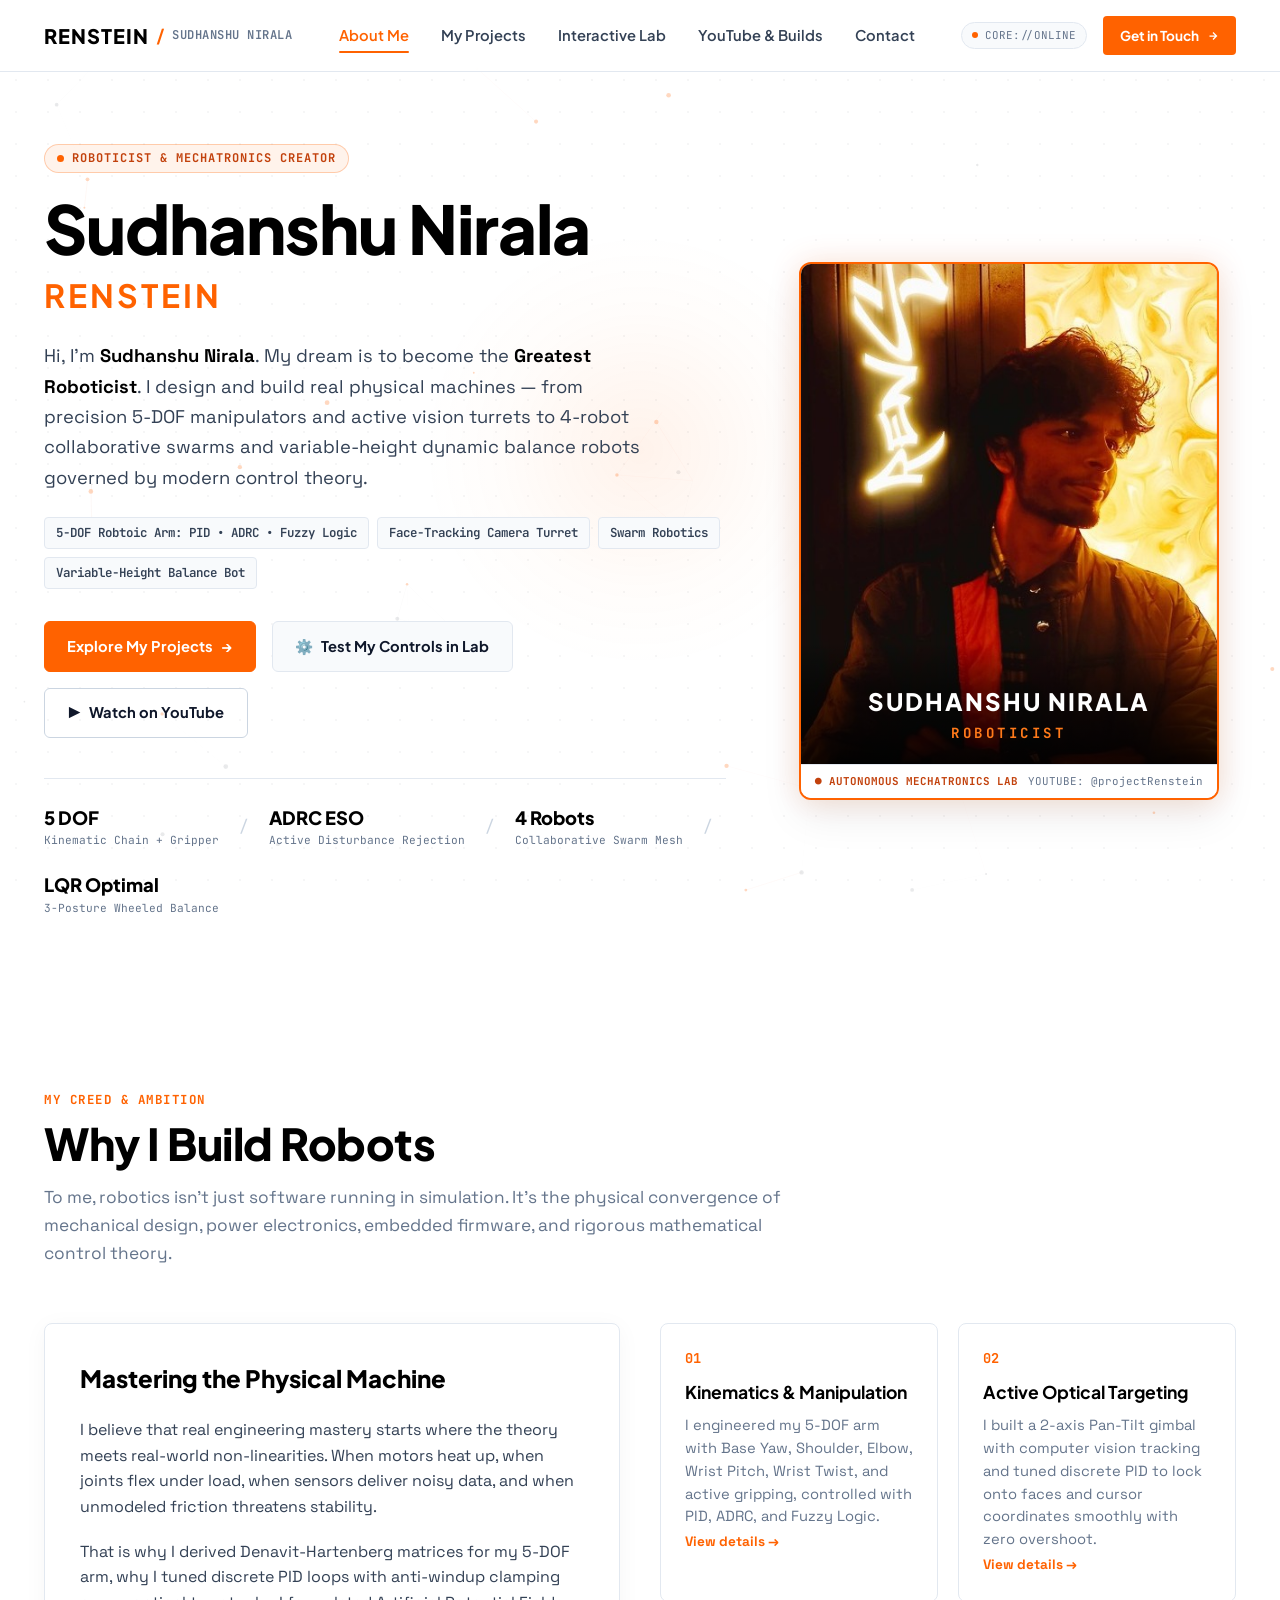
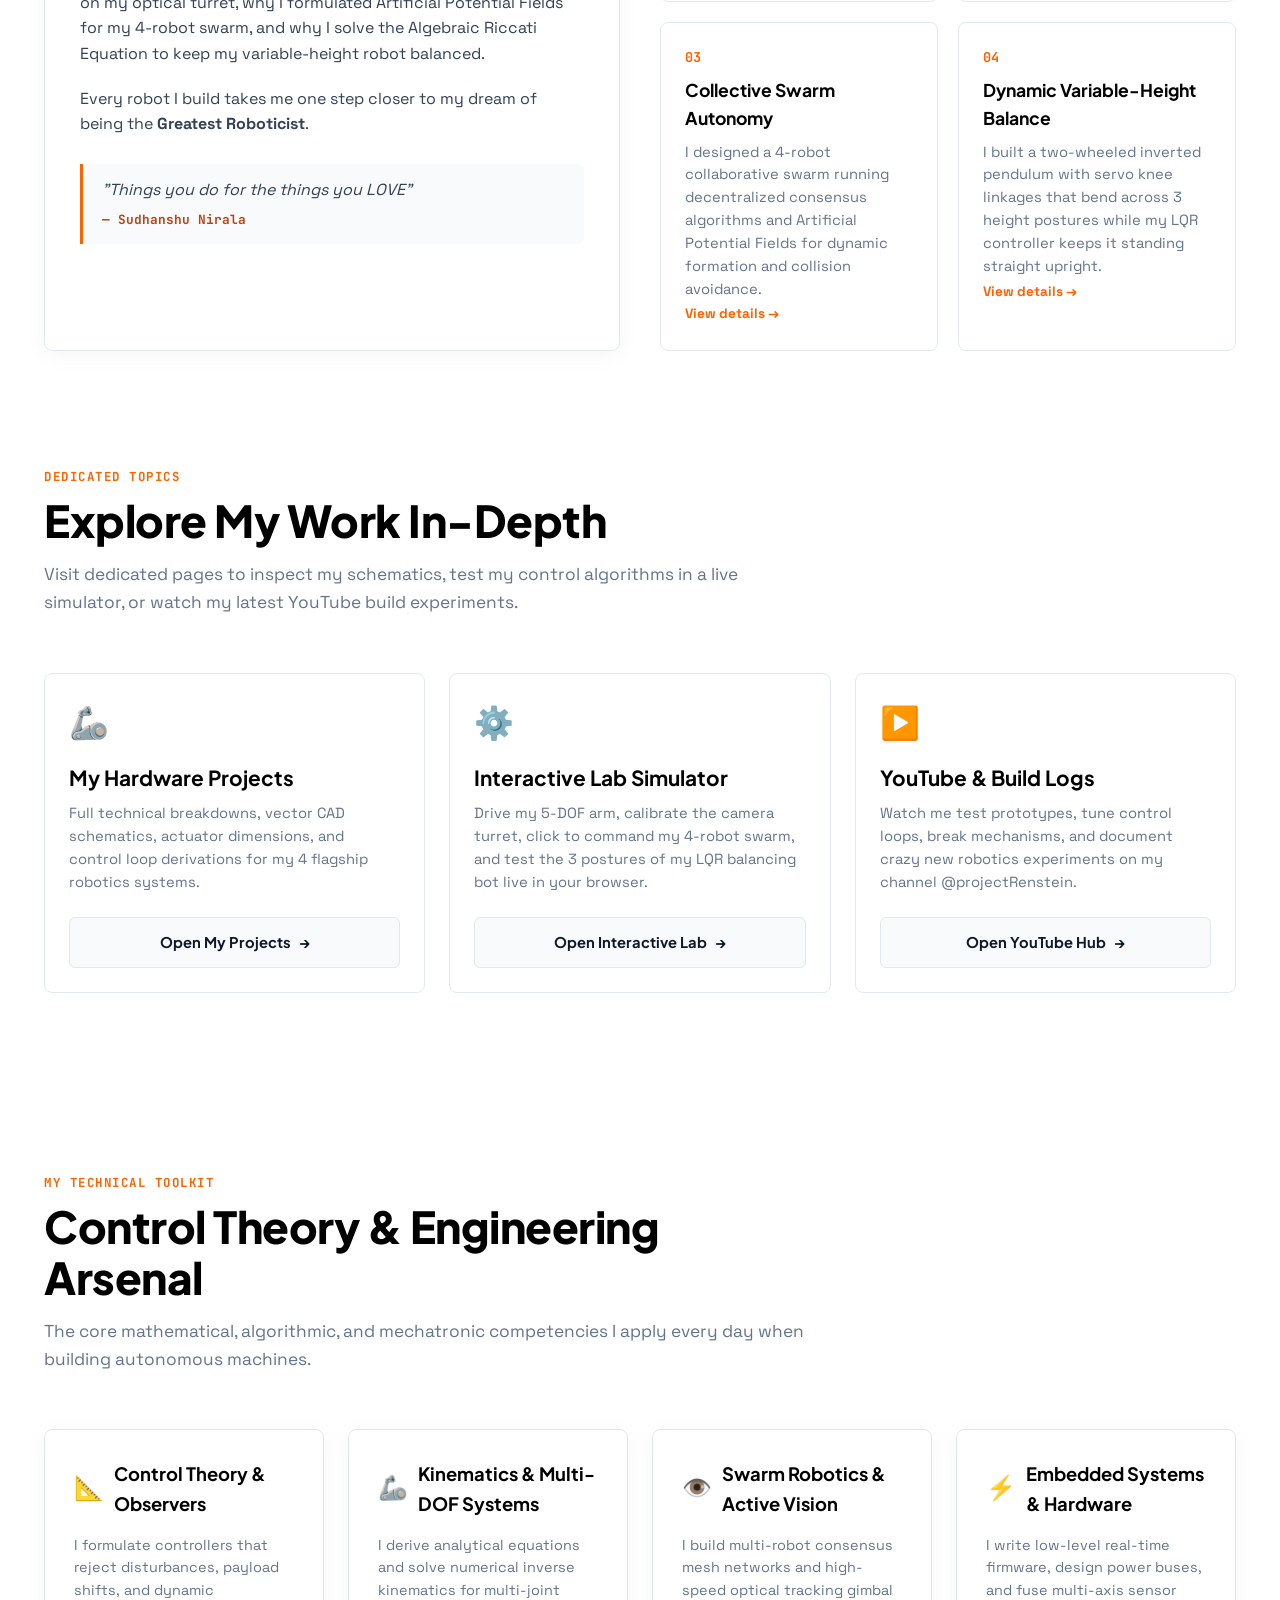
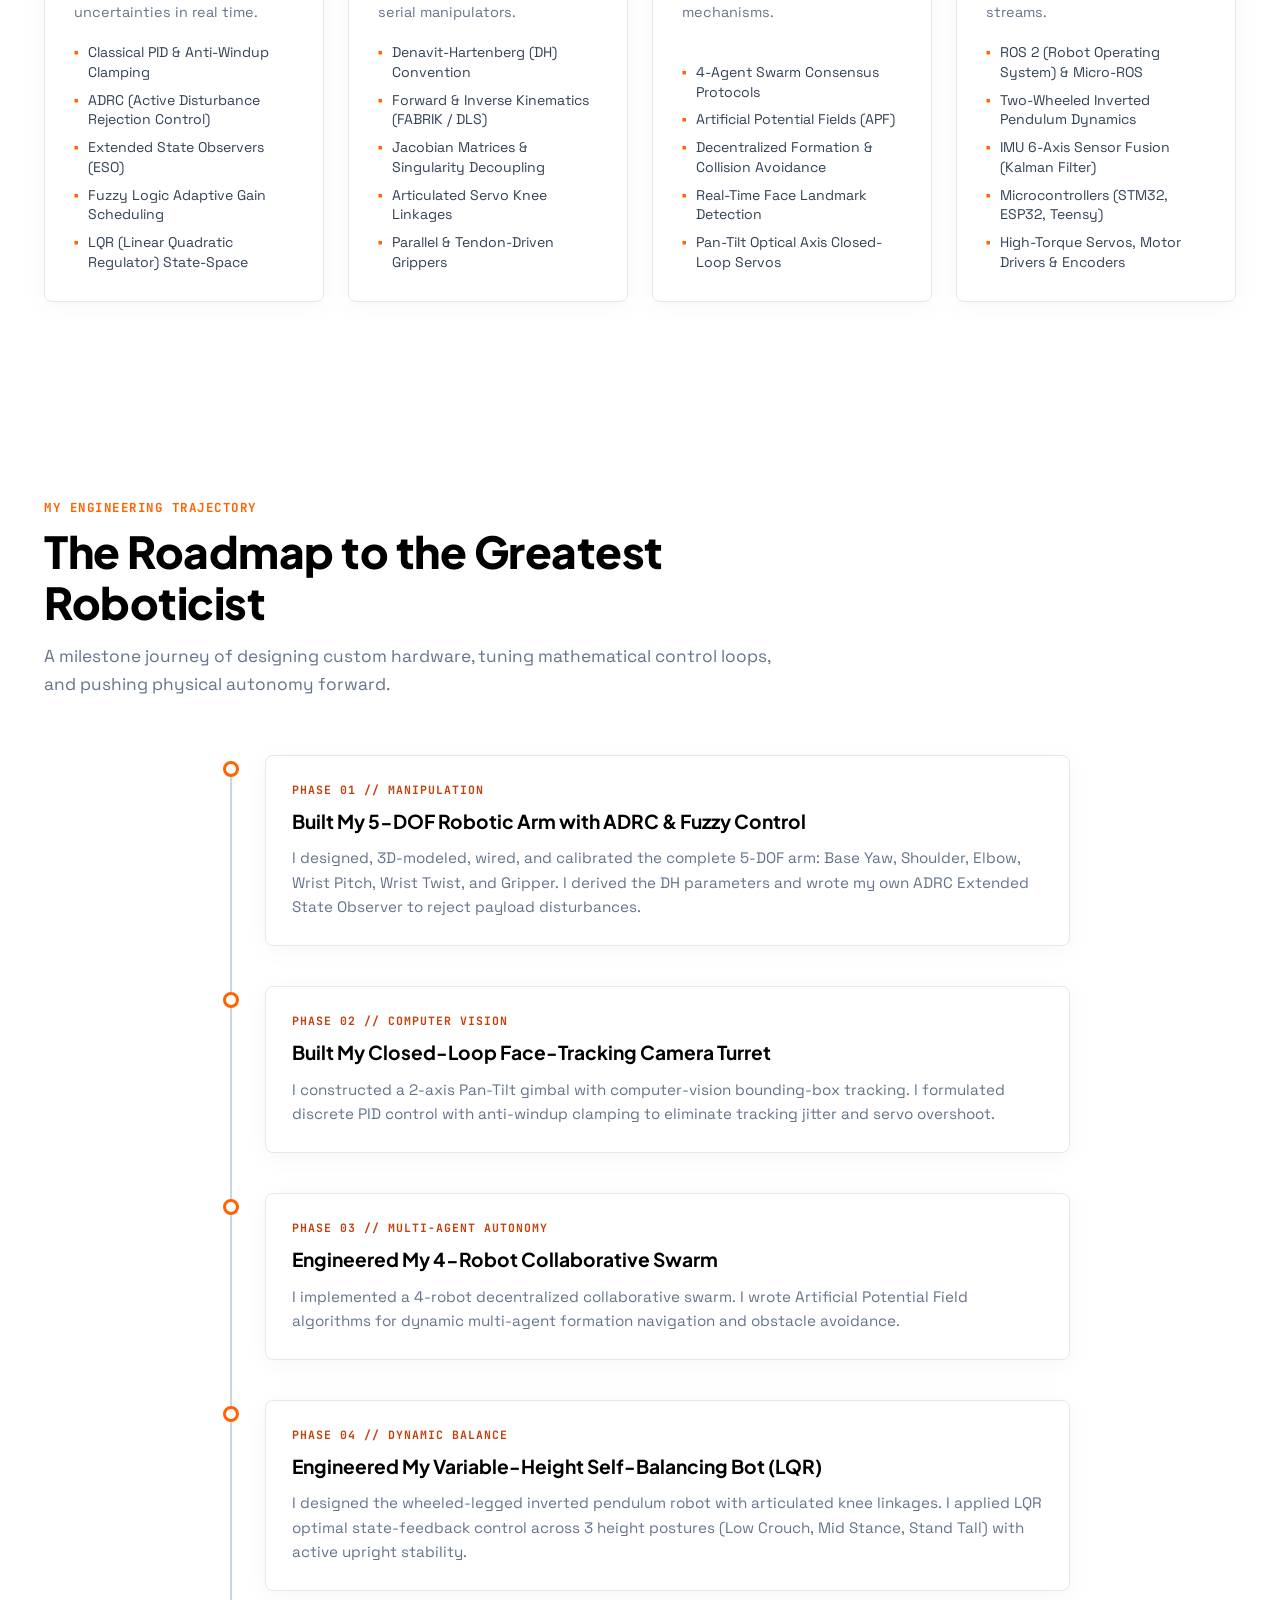
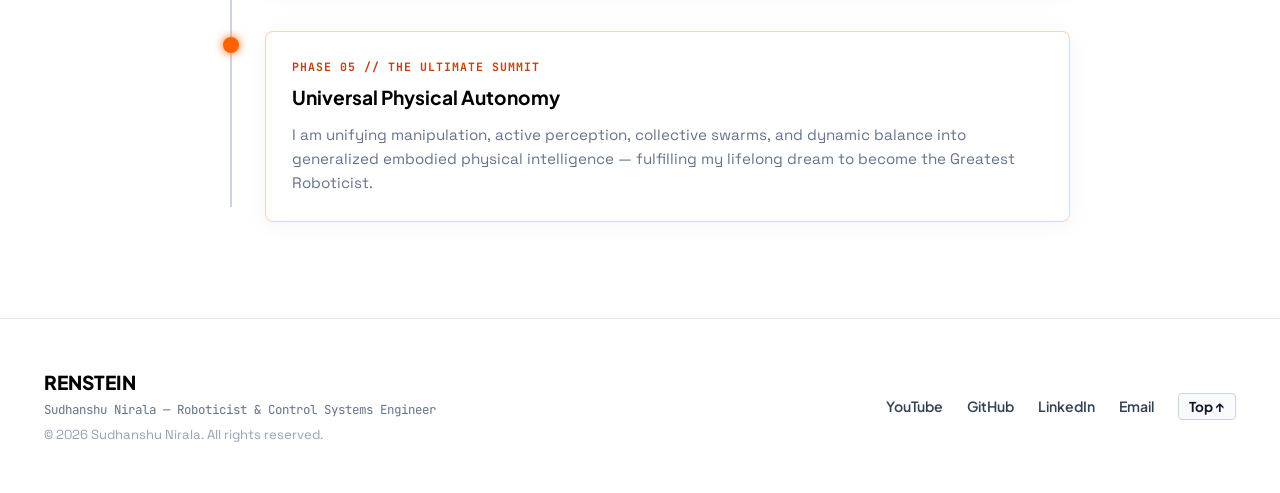
<file: index.html>
<!DOCTYPE html>
<html lang="en">
<head>
  <meta charset="UTF-8">
  <meta name="viewport" content="width=device-width, initial-scale=1.0">
  <title>Sudhanshu Nirala (renstein) — Roboticist </title>
  <meta name="description" content="Personal portfolio of Sudhanshu Nirala (RENSTEIN). 5-DOF robotic manipulators, active vision turrets, 4-robot collaborative swarms, and variable-height LQR self-balancing bots.">
  <link rel="preconnect" href="https://fonts.googleapis.com">
  <link rel="preconnect" href="https://fonts.gstatic.com" crossorigin>
  <link href="https://fonts.googleapis.com/css2?family=Plus+Jakarta+Sans:wght@400;500;600;700;800&family=Space+Grotesk:wght@400;500;600;700&family=JetBrains+Mono:wght@400;500;600;700&display=swap" rel="stylesheet">
  <link rel="stylesheet" href="style.css">
</head>
<body class="minimal-theme">

  <!-- ==================== MAIN NAVIGATION BAR ==================== -->
  <header class="main-navbar" id="navbar">
    <div class="nav-container">
      <a href="index.html" class="nav-brand">
        <span class="brand-accent">RENSTEIN</span>
        <span class="brand-divider">/</span>
        <span class="brand-sub">SUDHANSHU NIRALA</span>
      </a>

      <nav class="nav-links" id="navLinks">
        <a href="index.html" class="nav-link active">About Me</a>
        <a href="projects.html" class="nav-link">My Projects</a>
        <a href="simulator.html" class="nav-link">Interactive Lab</a>
        <a href="youtube.html" class="nav-link">YouTube & Builds</a>
        <a href="contact.html" class="nav-link">Contact</a>
      </nav>

      <div class="nav-actions">
        <div class="living-status-pill" title="Living website telemetry">
          <span class="living-pulse-dot"></span>
          <span>CORE://ONLINE</span>
        </div>
        <a href="contact.html" class="btn btn-primary-sm">
          <span>Get in Touch</span>
          <svg width="12" height="12" viewBox="0 0 24 24" fill="none" stroke="currentColor" stroke-width="2.5"><path d="M5 12h14M12 5l7 7-7 7"/></svg>
        </a>
        <button class="mobile-menu-toggle" id="menuToggle" aria-label="Toggle navigation menu">
          <span></span><span></span><span></span>
        </button>
      </div>
    </div>
  </header>

  <!-- Ambient Light Reactive Canvas -->
  <div class="background-canvas-wrapper">
    <canvas id="neuralCanvas"></canvas>
    <div class="bg-subtle-grid"></div>
  </div>

  <main>
    <!-- ==================== HERO SECTION (FIRST PERSON) ==================== -->
    <section class="section hero-section" id="hero">
      <div class="hero-container">
        <div class="hero-grid">
          <!-- Left Column: My Story & Ambition -->
          <div class="hero-left-col">
            <div class="hero-kicker">
              <span class="kicker-dot"></span>
              <span class="kicker-text">ROBOTICIST & MECHATRONICS CREATOR</span>
            </div>

            <h1 class="hero-title">
              <span class="hero-title-name">Sudhanshu Nirala</span>
              <span class="hero-title-alias">RENSTEIN</span>
            </h1>

            <p class="hero-bio">
              Hi, I'm <strong>Sudhanshu Nirala</strong>. My dream is to become the <strong>Greatest Roboticist</strong>. I design and build real physical machines — from precision 5-DOF manipulators and active vision turrets to 4-robot collaborative swarms and variable-height dynamic balance robots governed by modern control theory.
            </p>

            <!-- Focus Badges -->
            <div class="hero-tags-row">
              <span class="spec-tag">5-DOF Robtoic Arm: PID • ADRC • Fuzzy Logic </span>
              <span class="spec-tag">Face-Tracking Camera Turret </span>
              <span class="spec-tag">Swarm Robotics </span>
              <span class="spec-tag">Variable-Height Balance Bot </span>
            </div>

            <!-- Action Portals -->
            <div class="hero-cta-group">
              <a href="projects.html" class="btn btn-primary">
                <span>Explore My Projects</span>
                <span class="btn-arrow">→</span>
              </a>
              <a href="simulator.html" class="btn btn-secondary">
                <span class="btn-icon">⚙️</span>
                <span>Test My Controls in Lab</span>
              </a>
              <a href="youtube.html" class="btn btn-outline">
                <span class="btn-icon">▶</span>
                <span>Watch on YouTube</span>
              </a>
            </div>

            <!-- Key Engineering Metrics -->
            <div class="hero-metrics-strip">
              <div class="metric-item">
                <span class="metric-val">5 DOF</span>
                <span class="metric-lbl">Kinematic Chain + Gripper</span>
              </div>
              <div class="metric-sep">/</div>
              <div class="metric-item">
                <span class="metric-val">ADRC ESO</span>
                <span class="metric-lbl">Active Disturbance Rejection</span>
              </div>
              <div class="metric-sep">/</div>
              <div class="metric-item">
                <span class="metric-val">4 Robots</span>
                <span class="metric-lbl">Collaborative Swarm Mesh</span>
              </div>
              <div class="metric-sep">/</div>
              <div class="metric-item">
                <span class="metric-val">LQR Optimal</span>
                <span class="metric-lbl">3-Posture Wheeled Balance</span>
              </div>
            </div>
          </div>

          <!-- Right Column: My Portrait with 3D Tilt -->
          <div class="hero-right-col">
            <div class="portrait-card" id="mechaFrame">
              <div class="portrait-image-wrapper">
                <img src="renstein_portrait.jpg" alt="Sudhanshu Nirala - Roboticist" class="portrait-img" id="heroMechaImg">
                <div class="portrait-caption-center">
                  <div class="portrait-name">Sudhanshu Nirala</div>
                  <div class="portrait-role">Roboticist</div>
                </div>
              </div>
              <div class="portrait-meta-bar">
                <span class="pm-status">● AUTONOMOUS MECHATRONICS LAB</span>
                <span class="pm-spec">YOUTUBE: @projectRenstein</span>
              </div>
            </div>
          </div>
        </div>
      </div>
    </section>

    <!-- ==================== MY CORE PHILOSOPHY & AMBITION ==================== -->
    <section class="section about-section" id="about">
      <div class="container">
        <div class="section-heading">
          <span class="section-tag">MY CREED & AMBITION</span>
          <h2 class="section-title">Why I Build Robots</h2>
          <p class="section-desc">
            To me, robotics isn't just software running in simulation. It's the physical convergence of mechanical design, power electronics, embedded firmware, and rigorous mathematical control theory.
          </p>
        </div>

        <div class="about-grid">
          <!-- My Personal Manifesto -->
          <div class="creed-card">
            <h3 class="creed-title">Mastering the Physical Machine</h3>
            <p>
              I believe that real engineering mastery starts where the theory meets real-world non-linearities. When motors heat up, when joints flex under load, when sensors deliver noisy data, and when unmodeled friction threatens stability.
            </p>
            <p>
              That is why I derived Denavit-Hartenberg matrices for my 5-DOF arm, why I tuned discrete PID loops with anti-windup clamping on my optical turret, why I formulated Artificial Potential Fields for my 4-robot swarm, and why I solve the Algebraic Riccati Equation to keep my variable-height robot balanced.
            </p>
            <p>
              Every robot I build takes me one step closer to my dream of being the <strong>Greatest Roboticist</strong>.
            </p>
            <blockquote class="creed-quote">
              "Things you do for the things you LOVE"
              <cite>— Sudhanshu Nirala </cite>
            </blockquote>
          </div>

          <!-- 4 Pillars of My Work -->
          <div class="pillars-grid">
            <div class="pillar-box">
              <div class="pillar-num">01</div>
              <h4 class="pillar-title">Kinematics & Manipulation</h4>
              <p class="pillar-text">
                I engineered my 5-DOF arm with Base Yaw, Shoulder, Elbow, Wrist Pitch, Wrist Twist, and active gripping, controlled with PID, ADRC, and Fuzzy Logic.
              </p>
              <a href="projects.html" style="color: var(--orange-core); font-weight: 700; font-size: 0.85rem; text-decoration: none;">View details →</a>
            </div>

            <div class="pillar-box">
              <div class="pillar-num">02</div>
              <h4 class="pillar-title">Active Optical Targeting</h4>
              <p class="pillar-text">
                I built a 2-axis Pan-Tilt gimbal with computer vision tracking and tuned discrete PID to lock onto faces and cursor coordinates smoothly with zero overshoot.
              </p>
              <a href="projects.html" style="color: var(--orange-core); font-weight: 700; font-size: 0.85rem; text-decoration: none;">View details →</a>
            </div>

            <div class="pillar-box">
              <div class="pillar-num">03</div>
              <h4 class="pillar-title">Collective Swarm Autonomy</h4>
              <p class="pillar-text">
                I designed a 4-robot collaborative swarm running decentralized consensus algorithms and Artificial Potential Fields for dynamic formation and collision avoidance.
              </p>
              <a href="projects.html" style="color: var(--orange-core); font-weight: 700; font-size: 0.85rem; text-decoration: none;">View details →</a>
            </div>

            <div class="pillar-box">
              <div class="pillar-num">04</div>
              <h4 class="pillar-title">Dynamic Variable-Height Balance</h4>
              <p class="pillar-text">
                I built a two-wheeled inverted pendulum with servo knee linkages that bend across 3 height postures while my LQR controller keeps it standing straight upright.
              </p>
              <a href="projects.html" style="color: var(--orange-core); font-weight: 700; font-size: 0.85rem; text-decoration: none;">View details →</a>
            </div>
          </div>
        </div>
      </div>
    </section>

    <!-- ==================== DEDICATED SECTION PORTALS ==================== -->
    <section class="section" style="padding-top: 1rem; padding-bottom: 5rem;">
      <div class="container">
        <div class="section-heading">
          <span class="section-tag">DEDICATED TOPICS</span>
          <h2 class="section-title">Explore My Work In-Depth</h2>
          <p class="section-desc">
            Visit dedicated pages to inspect my schematics, test my control algorithms in a live simulator, or watch my latest YouTube build experiments.
          </p>
        </div>

        <div style="display: grid; grid-template-columns: repeat(3, 1fr); gap: 1.5rem;">
          <!-- Portal 1: Projects -->
          <div class="pillar-box" style="display: flex; flex-direction: column; justify-content: space-between;">
            <div>
              <span style="font-size: 2rem; display: block; margin-bottom: 0.75rem;">🦾</span>
              <h3 style="font-family: var(--font-heading); font-size: 1.3rem; margin-bottom: 0.5rem; color: var(--text-pure);">My Hardware Projects</h3>
              <p style="font-size: 0.92rem; color: var(--text-muted); line-height: 1.55; margin-bottom: 1.5rem;">
                Full technical breakdowns, vector CAD schematics, actuator dimensions, and control loop derivations for my 4 flagship robotics systems.
              </p>
            </div>
            <a href="projects.html" class="btn btn-secondary" style="width: 100%;">
              <span>Open My Projects</span>
              <span>→</span>
            </a>
          </div>

          <!-- Portal 2: Simulator -->
          <div class="pillar-box" style="display: flex; flex-direction: column; justify-content: space-between;">
            <div>
              <span style="font-size: 2rem; display: block; margin-bottom: 0.75rem;">⚙️</span>
              <h3 style="font-family: var(--font-heading); font-size: 1.3rem; margin-bottom: 0.5rem; color: var(--text-pure);">Interactive Lab Simulator</h3>
              <p style="font-size: 0.92rem; color: var(--text-muted); line-height: 1.55; margin-bottom: 1.5rem;">
                Drive my 5-DOF arm, calibrate the camera turret, click to command my 4-robot swarm, and test the 3 postures of my LQR balancing bot live in your browser.
              </p>
            </div>
            <a href="simulator.html" class="btn btn-secondary" style="width: 100%;">
              <span>Open Interactive Lab</span>
              <span>→</span>
            </a>
          </div>

          <!-- Portal 3: YouTube -->
          <div class="pillar-box" style="display: flex; flex-direction: column; justify-content: space-between;">
            <div>
              <span style="font-size: 2rem; display: block; margin-bottom: 0.75rem;">▶️</span>
              <h3 style="font-family: var(--font-heading); font-size: 1.3rem; margin-bottom: 0.5rem; color: var(--text-pure);">YouTube & Build Logs</h3>
              <p style="font-size: 0.92rem; color: var(--text-muted); line-height: 1.55; margin-bottom: 1.5rem;">
                Watch me test prototypes, tune control loops, break mechanisms, and document crazy new robotics experiments on my channel @projectRenstein.
              </p>
            </div>
            <a href="youtube.html" class="btn btn-secondary" style="width: 100%;">
              <span>Open YouTube Hub</span>
              <span>→</span>
            </a>
          </div>
        </div>
      </div>
    </section>

    <!-- ==================== MY ENGINEERING ARSENAL ==================== -->
    <section class="section arsenal-section" id="arsenal">
      <div class="container">
        <div class="section-heading">
          <span class="section-tag">MY TECHNICAL TOOLKIT</span>
          <h2 class="section-title">Control Theory & Engineering Arsenal</h2>
          <p class="section-desc">
            The core mathematical, algorithmic, and mechatronic competencies I apply every day when building autonomous machines.
          </p>
        </div>

        <div class="arsenal-grid">
          <div class="arsenal-card">
            <div class="ac-header">
              <span class="ac-icon">📐</span>
              <h3 class="ac-title">Control Theory & Observers</h3>
            </div>
            <p class="ac-desc">I formulate controllers that reject disturbances, payload shifts, and dynamic uncertainties in real time.</p>
            <ul class="ac-list">
              <li>Classical PID & Anti-Windup Clamping</li>
              <li>ADRC (Active Disturbance Rejection Control)</li>
              <li>Extended State Observers (ESO)</li>
              <li>Fuzzy Logic Adaptive Gain Scheduling</li>
              <li>LQR (Linear Quadratic Regulator) State-Space</li>
            </ul>
          </div>

          <div class="arsenal-card">
            <div class="ac-header">
              <span class="ac-icon">🦾</span>
              <h3 class="ac-title">Kinematics & Multi-DOF Systems</h3>
            </div>
            <p class="ac-desc">I derive analytical equations and solve numerical inverse kinematics for multi-joint serial manipulators.</p>
            <ul class="ac-list">
              <li>Denavit-Hartenberg (DH) Convention</li>
              <li>Forward & Inverse Kinematics (FABRIK / DLS)</li>
              <li>Jacobian Matrices & Singularity Decoupling</li>
              <li>Articulated Servo Knee Linkages</li>
              <li>Parallel & Tendon-Driven Grippers</li>
            </ul>
          </div>

          <div class="arsenal-card">
            <div class="ac-header">
              <span class="ac-icon">👁️</span>
              <h3 class="ac-title">Swarm Robotics & Active Vision</h3>
            </div>
            <p class="ac-desc">I build multi-robot consensus mesh networks and high-speed optical tracking gimbal mechanisms.</p>
            <ul class="ac-list">
              <li>4-Agent Swarm Consensus Protocols</li>
              <li>Artificial Potential Fields (APF)</li>
              <li>Decentralized Formation & Collision Avoidance</li>
              <li>Real-Time Face Landmark Detection</li>
              <li>Pan-Tilt Optical Axis Closed-Loop Servos</li>
            </ul>
          </div>

          <div class="arsenal-card">
            <div class="ac-header">
              <span class="ac-icon">⚡</span>
              <h3 class="ac-title">Embedded Systems & Hardware</h3>
            </div>
            <p class="ac-desc">I write low-level real-time firmware, design power buses, and fuse multi-axis sensor streams.</p>
            <ul class="ac-list">
              <li>ROS 2 (Robot Operating System) & Micro-ROS</li>
              <li>Two-Wheeled Inverted Pendulum Dynamics</li>
              <li>IMU 6-Axis Sensor Fusion (Kalman Filter)</li>
              <li>Microcontrollers (STM32, ESP32, Teensy)</li>
              <li>High-Torque Servos, Motor Drivers & Encoders</li>
            </ul>
          </div>
        </div>
      </div>
    </section>

    <!-- ==================== MY ROADMAP TIMELINE ==================== -->
    <section class="section milestones-section" id="milestones">
      <div class="container">
        <div class="section-heading">
          <span class="section-tag">MY ENGINEERING TRAJECTORY</span>
          <h2 class="section-title">The Roadmap to the Greatest Roboticist</h2>
          <p class="section-desc">
            A milestone journey of designing custom hardware, tuning mathematical control loops, and pushing physical autonomy forward.
          </p>
        </div>

        <div class="timeline-wrapper">
          <div class="timeline-line"></div>

          <div class="timeline-item">
            <div class="tl-dot"></div>
            <div class="tl-card">
              <div class="tl-phase">PHASE 01 // MANIPULATION</div>
              <h3 class="tl-title">Built My 5-DOF Robotic Arm with ADRC & Fuzzy Control</h3>
              <p class="tl-desc">
                I designed, 3D-modeled, wired, and calibrated the complete 5-DOF arm: Base Yaw, Shoulder, Elbow, Wrist Pitch, Wrist Twist, and Gripper. I derived the DH parameters and wrote my own ADRC Extended State Observer to reject payload disturbances.
              </p>
            </div>
          </div>

          <div class="timeline-item">
            <div class="tl-dot"></div>
            <div class="tl-card">
              <div class="tl-phase">PHASE 02 // COMPUTER VISION</div>
              <h3 class="tl-title">Built My Closed-Loop Face-Tracking Camera Turret</h3>
              <p class="tl-desc">
                I constructed a 2-axis Pan-Tilt gimbal with computer-vision bounding-box tracking. I formulated discrete PID control with anti-windup clamping to eliminate tracking jitter and servo overshoot.
              </p>
            </div>
          </div>

          <div class="timeline-item">
            <div class="tl-dot"></div>
            <div class="tl-card">
              <div class="tl-phase">PHASE 03 // MULTI-AGENT AUTONOMY</div>
              <h3 class="tl-title">Engineered My 4-Robot Collaborative Swarm</h3>
              <p class="tl-desc">
                I implemented a 4-robot decentralized collaborative swarm. I wrote Artificial Potential Field algorithms for dynamic multi-agent formation navigation and obstacle avoidance.
              </p>
            </div>
          </div>

          <div class="timeline-item">
            <div class="tl-dot"></div>
            <div class="tl-card">
              <div class="tl-phase">PHASE 04 // DYNAMIC BALANCE</div>
              <h3 class="tl-title">Engineered My Variable-Height Self-Balancing Bot (LQR)</h3>
              <p class="tl-desc">
                I designed the wheeled-legged inverted pendulum robot with articulated knee linkages. I applied LQR optimal state-feedback control across 3 height postures (Low Crouch, Mid Stance, Stand Tall) with active upright stability.
              </p>
            </div>
          </div>

          <div class="timeline-item highlight">
            <div class="tl-dot pulse-dot"></div>
            <div class="tl-card highlight-card">
              <div class="tl-phase">PHASE 05 // THE ULTIMATE SUMMIT</div>
              <h3 class="tl-title">Universal Physical Autonomy</h3>
              <p class="tl-desc">
                I am unifying manipulation, active perception, collective swarms, and dynamic balance into generalized embodied physical intelligence — fulfilling my lifelong dream to become the Greatest Roboticist.
              </p>
            </div>
          </div>
        </div>
      </div>
    </section>
  </main>

  <!-- ==================== MINIMALIST FOOTER ==================== -->
  <footer class="main-footer">
    <div class="footer-container">
      <div class="footer-left">
        <div class="f-brand">RENSTEIN</div>
        <div class="f-sub">Sudhanshu Nirala — Roboticist & Control Systems Engineer</div>
        <div class="f-copyright">&copy; <span id="currentYear">2026</span> Sudhanshu Nirala. All rights reserved.</div>
      </div>

      <div class="footer-links">
        <a href="https://www.youtube.com/@projectRenstein" target="_blank" rel="noopener">YouTube</a>
        <a href="https://github.com/Caparenstein" target="_blank" rel="noopener">GitHub</a>
        <a href="https://www.linkedin.com/in/nirala-sudhanshu-/" target="_blank" rel="noopener">LinkedIn</a>
        <a href="mailto:niralasudhanshu03@gmail.com">Email</a>
        <button class="btn-top" id="backToTopBtn" aria-label="Back to top">
          <span>Top</span> ↑
        </button>
      </div>
    </div>
  </footer>

  <script src="script.js"></script>
</body>
</html>
</file>
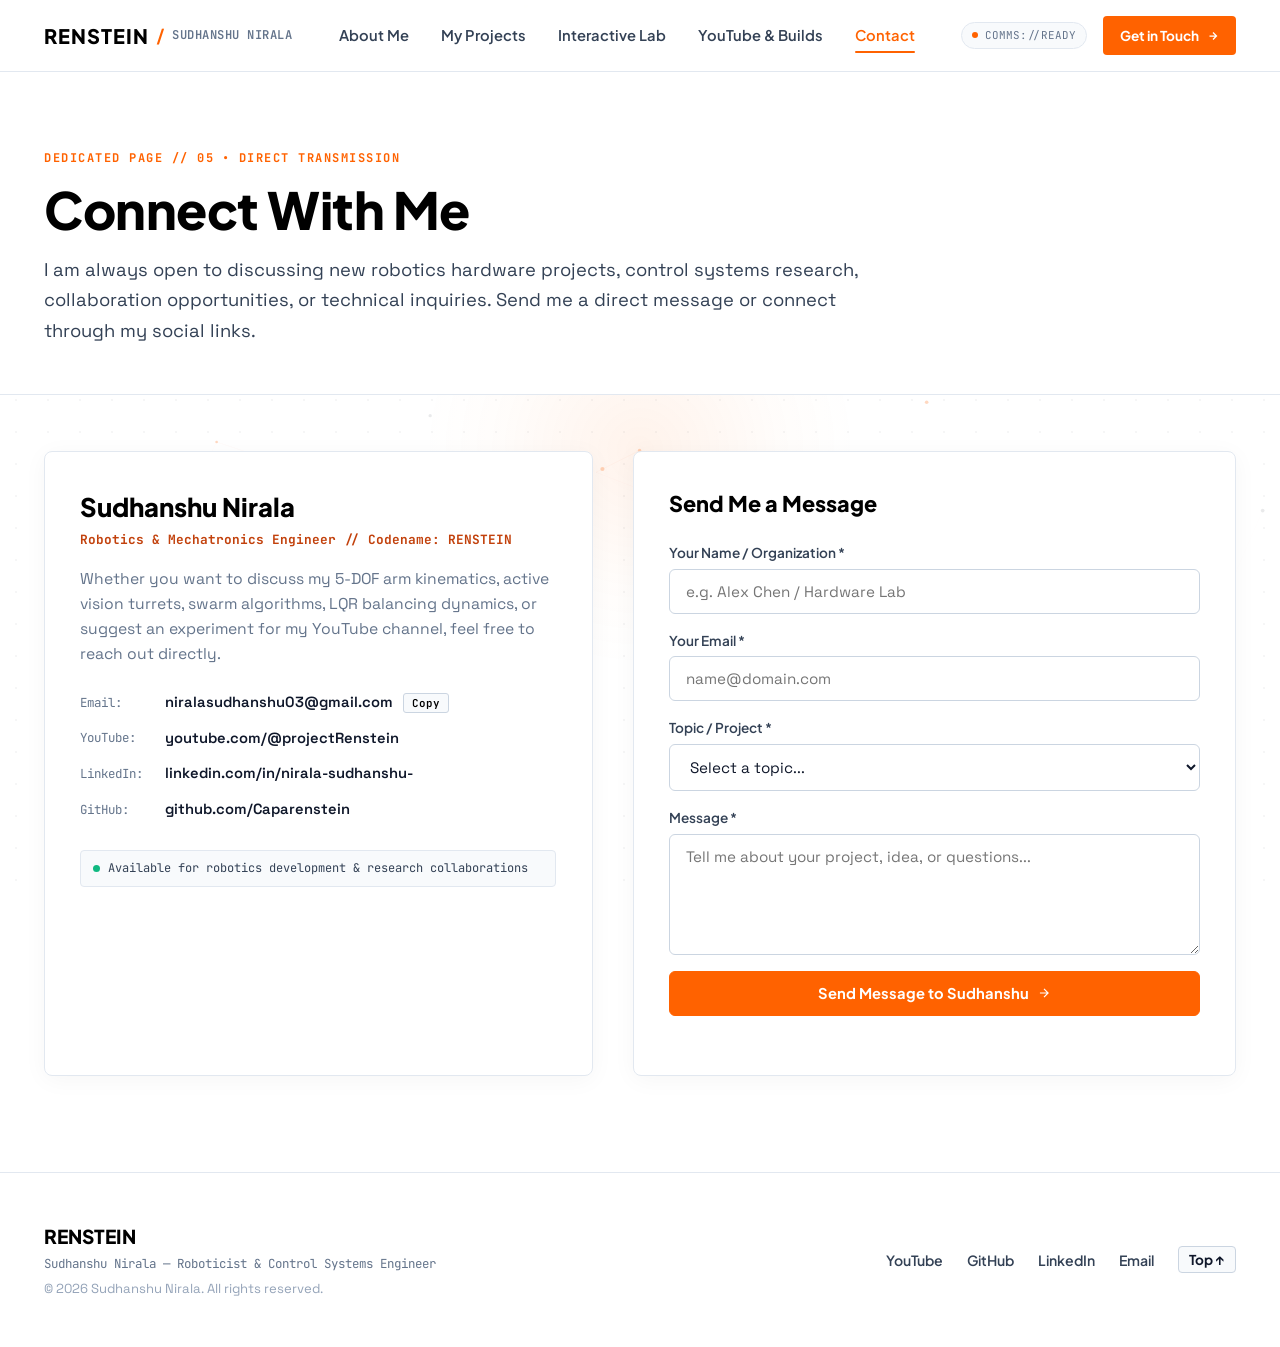
<file: contact.html>
<!DOCTYPE html>
<html lang="en">
<head>
  <meta charset="UTF-8">
  <meta name="viewport" content="width=device-width, initial-scale=1.0">
  <title>Contact & Transmission — Sudhanshu Nirala (RENSTEIN)</title>
  <meta name="description" content="Get in touch with Sudhanshu Nirala (RENSTEIN) for robotics research, control systems development, hardware collaboration, or consulting.">
  <link rel="preconnect" href="https://fonts.googleapis.com">
  <link rel="preconnect" href="https://fonts.gstatic.com" crossorigin>
  <link href="https://fonts.googleapis.com/css2?family=Plus+Jakarta+Sans:wght@400;500;600;700;800&family=Space+Grotesk:wght@400;500;600;700&family=JetBrains+Mono:wght@400;500;600;700&display=swap" rel="stylesheet">
  <link rel="stylesheet" href="style.css">
</head>
<body class="minimal-theme">

  <!-- ==================== MAIN NAVIGATION BAR ==================== -->
  <header class="main-navbar" id="navbar">
    <div class="nav-container">
      <a href="index.html" class="nav-brand">
        <span class="brand-accent">RENSTEIN</span>
        <span class="brand-divider">/</span>
        <span class="brand-sub">SUDHANSHU NIRALA</span>
      </a>

      <nav class="nav-links" id="navLinks">
        <a href="index.html" class="nav-link">About Me</a>
        <a href="projects.html" class="nav-link">My Projects</a>
        <a href="simulator.html" class="nav-link">Interactive Lab</a>
        <a href="youtube.html" class="nav-link">YouTube & Builds</a>
        <a href="contact.html" class="nav-link active">Contact</a>
      </nav>

      <div class="nav-actions">
        <div class="living-status-pill" title="Living website telemetry">
          <span class="living-pulse-dot"></span>
          <span>COMMS://READY</span>
        </div>
        <a href="contact.html" class="btn btn-primary-sm">
          <span>Get in Touch</span>
          <svg width="12" height="12" viewBox="0 0 24 24" fill="none" stroke="currentColor" stroke-width="2.5"><path d="M5 12h14M12 5l7 7-7 7"/></svg>
        </a>
        <button class="mobile-menu-toggle" id="menuToggle" aria-label="Toggle navigation menu">
          <span></span><span></span><span></span>
        </button>
      </div>
    </div>
  </header>

  <!-- Ambient Light Reactive Canvas -->
  <div class="background-canvas-wrapper">
    <canvas id="neuralCanvas"></canvas>
    <div class="bg-subtle-grid"></div>
  </div>

  <main>
    <!-- ==================== DEDICATED PAGE HERO ==================== -->
    <header class="page-hero">
      <div class="page-hero-container">
        <div class="page-kicker">
          <span>DEDICATED PAGE // 05</span>
          <span>•</span>
          <span>DIRECT TRANSMISSION</span>
        </div>
        <h1 class="page-title">Connect With Me</h1>
        <p class="page-desc">
          I am always open to discussing new robotics hardware projects, control systems research, collaboration opportunities, or technical inquiries. Send me a direct message or connect through my social links.
        </p>
      </div>
    </header>

    <!-- ==================== CONTACT CHANNELS & FORM ==================== -->
    <section class="section" style="padding-top: 3.5rem;">
      <div class="container">
        <div class="contact-grid">
          <!-- Left Column: My Direct Channels -->
          <div class="contact-info-card">
            <h3 class="cic-name">Sudhanshu Nirala</h3>
            <p class="cic-role">Robotics & Mechatronics Engineer // Codename: RENSTEIN</p>
            <p class="cic-intro">
              Whether you want to discuss my 5-DOF arm kinematics, active vision turrets, swarm algorithms, LQR balancing dynamics, or suggest an experiment for my YouTube channel, feel free to reach out directly.
            </p>

            <div class="contact-links">
              <!-- Email -->
              <div class="contact-link-row">
                <span class="clr-label">Email:</span>
                <a href="mailto:niralasudhanshu03@gmail.com" class="clr-val" id="emailLink">niralasudhanshu03@gmail.com</a>
                <button class="btn-copy" id="copyEmailBtn">Copy</button>
              </div>

              <!-- YouTube -->
              <div class="contact-link-row">
                <span class="clr-label">YouTube:</span>
                <a href="https://www.youtube.com/@projectRenstein" target="_blank" rel="noopener" class="clr-val">youtube.com/@projectRenstein</a>
              </div>

              <!-- LinkedIn -->
              <div class="contact-link-row">
                <span class="clr-label">LinkedIn:</span>
                <a href="https://www.linkedin.com/in/nirala-sudhanshu-/" target="_blank" rel="noopener" class="clr-val">linkedin.com/in/nirala-sudhanshu-</a>
              </div>

              <!-- GitHub -->
              <div class="contact-link-row">
                <span class="clr-label">GitHub:</span>
                <a href="https://github.com/Caparenstein" target="_blank" rel="noopener" class="clr-val">github.com/Caparenstein</a>
              </div>
            </div>

            <div class="contact-status-box">
              <span class="cs-dot"></span>
              <span>Available for robotics development & research collaborations</span>
            </div>
          </div>

          <!-- Right Column: Direct Message Form -->
          <div class="contact-form-card">
            <h3 class="cfc-title">Send Me a Message</h3>
            <form class="clean-form" id="uplinkForm">
              <div class="form-group">
                <label for="senderName">Your Name / Organization *</label>
                <input type="text" id="senderName" name="name" required placeholder="e.g. Alex Chen / Hardware Lab" autocomplete="name">
              </div>

              <div class="form-group">
                <label for="senderEmail">Your Email *</label>
                <input type="email" id="senderEmail" name="email" required placeholder="name@domain.com" autocomplete="email">
              </div>

              <div class="form-group">
                <label for="subjectSelect">Topic / Project *</label>
                <select id="subjectSelect" name="subject" required>
                  <option value="" disabled selected>Select a topic...</option>
                  <option value="arm_manipulator">5-DOF Robotic Arm & ADRC/Fuzzy Control</option>
                  <option value="camera_turret">Face-Tracking Camera Turret Systems</option>
                  <option value="swarm_robotics">Swarm Robotics & Multi-Agent Consensus</option>
                  <option value="balance_bot">Variable-Height Self-Balancing Robot</option>
                  <option value="youtube_experiment">YouTube Build Idea / Collaboration</option>
                  <option value="collaboration">General Robotics Collaboration / Hiring</option>
                </select>
              </div>

              <div class="form-group">
                <label for="senderMessage">Message *</label>
                <textarea id="senderMessage" name="message" rows="5" required placeholder="Tell me about your project, idea, or questions..."></textarea>
              </div>

              <button type="submit" class="btn btn-primary btn-full" id="submitTransmissionBtn">
                <span>Send Message to Sudhanshu</span>
                <svg width="14" height="14" viewBox="0 0 24 24" fill="none" stroke="currentColor" stroke-width="2"><path d="M5 12h14M12 5l7 7-7 7"/></svg>
              </button>

              <div class="form-status-msg" id="formStatusMsg"></div>
            </form>
          </div>
        </div>
      </div>
    </section>
  </main>

  <!-- ==================== MINIMALIST FOOTER ==================== -->
  <footer class="main-footer">
    <div class="footer-container">
      <div class="footer-left">
        <div class="f-brand">RENSTEIN</div>
        <div class="f-sub">Sudhanshu Nirala — Roboticist & Control Systems Engineer</div>
        <div class="f-copyright">&copy; <span id="currentYear">2026</span> Sudhanshu Nirala. All rights reserved.</div>
      </div>

      <div class="footer-links">
        <a href="https://www.youtube.com/@projectRenstein" target="_blank" rel="noopener">YouTube</a>
        <a href="https://github.com/Caparenstein" target="_blank" rel="noopener">GitHub</a>
        <a href="https://www.linkedin.com/in/nirala-sudhanshu-/" target="_blank" rel="noopener">LinkedIn</a>
        <a href="mailto:niralasudhanshu03@gmail.com">Email</a>
        <button class="btn-top" id="backToTopBtn" aria-label="Back to top">
          <span>Top</span> ↑
        </button>
      </div>
    </div>
  </footer>

  <script src="script.js"></script>
</body>
</html>
</file>
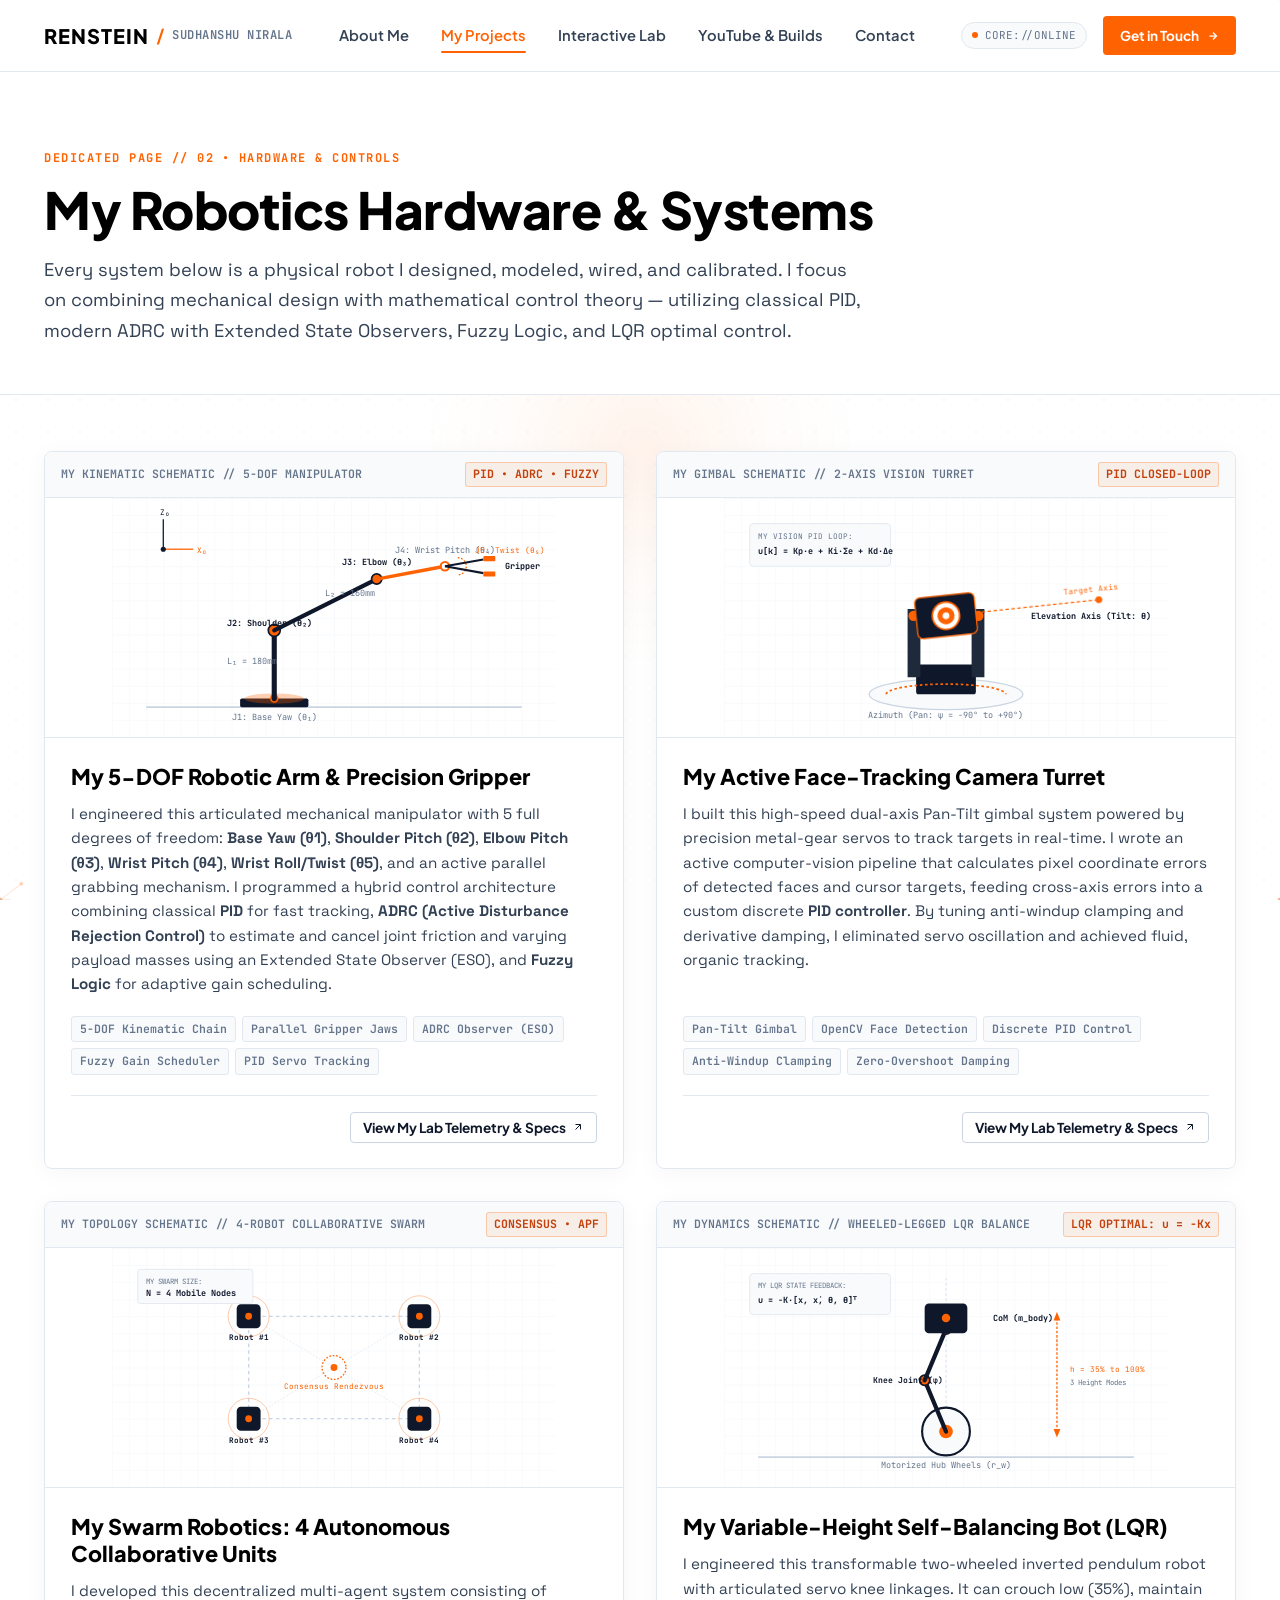
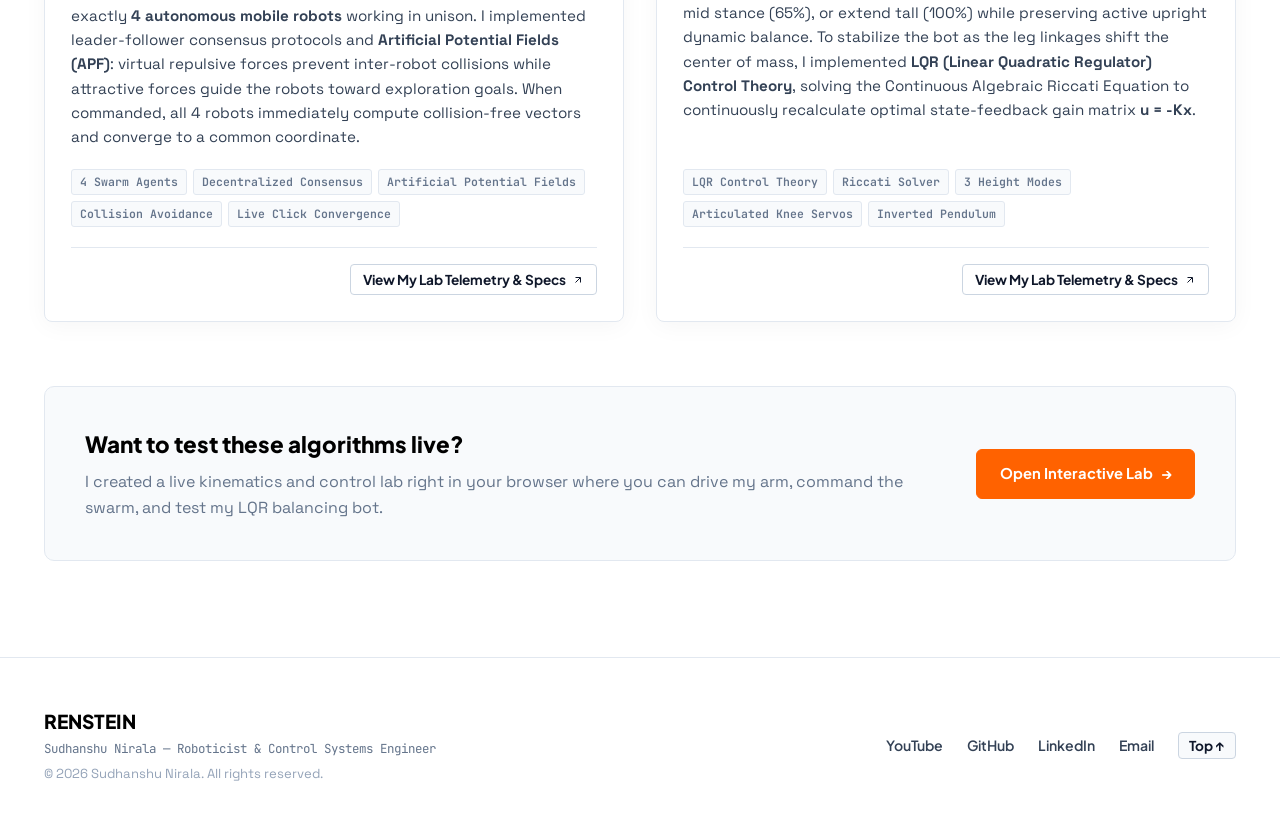
<file: projects.html>
<!DOCTYPE html>
<html lang="en">
<head>
  <meta charset="UTF-8">
  <meta name="viewport" content="width=device-width, initial-scale=1.0">
  <title>My Robotics Projects — Sudhanshu Nirala (RENSTEIN)</title>
  <meta name="description" content="Technical breakdowns of robotics systems designed and built by Sudhanshu Nirala (RENSTEIN): 5-DOF Robotic Arm, Face-Tracking Turret, 4-Robot Swarm, and LQR Balancing Bot.">
  <link rel="preconnect" href="https://fonts.googleapis.com">
  <link rel="preconnect" href="https://fonts.gstatic.com" crossorigin>
  <link href="https://fonts.googleapis.com/css2?family=Plus+Jakarta+Sans:wght@400;500;600;700;800&family=Space+Grotesk:wght@400;500;600;700&family=JetBrains+Mono:wght@400;500;600;700&display=swap" rel="stylesheet">
  <link rel="stylesheet" href="style.css">
</head>
<body class="minimal-theme">

  <!-- ==================== MAIN NAVIGATION BAR ==================== -->
  <header class="main-navbar" id="navbar">
    <div class="nav-container">
      <a href="index.html" class="nav-brand">
        <span class="brand-accent">RENSTEIN</span>
        <span class="brand-divider">/</span>
        <span class="brand-sub">SUDHANSHU NIRALA</span>
      </a>

      <nav class="nav-links" id="navLinks">
        <a href="index.html" class="nav-link">About Me</a>
        <a href="projects.html" class="nav-link active">My Projects</a>
        <a href="simulator.html" class="nav-link">Interactive Lab</a>
        <a href="youtube.html" class="nav-link">YouTube & Builds</a>
        <a href="contact.html" class="nav-link">Contact</a>
      </nav>

      <div class="nav-actions">
        <div class="living-status-pill" title="Living website telemetry">
          <span class="living-pulse-dot"></span>
          <span>CORE://ONLINE</span>
        </div>
        <a href="contact.html" class="btn btn-primary-sm">
          <span>Get in Touch</span>
          <svg width="12" height="12" viewBox="0 0 24 24" fill="none" stroke="currentColor" stroke-width="2.5"><path d="M5 12h14M12 5l7 7-7 7"/></svg>
        </a>
        <button class="mobile-menu-toggle" id="menuToggle" aria-label="Toggle navigation menu">
          <span></span><span></span><span></span>
        </button>
      </div>
    </div>
  </header>

  <!-- Ambient Light Reactive Canvas -->
  <div class="background-canvas-wrapper">
    <canvas id="neuralCanvas"></canvas>
    <div class="bg-subtle-grid"></div>
  </div>

  <main>
    <!-- ==================== DEDICATED PAGE HERO ==================== -->
    <header class="page-hero">
      <div class="page-hero-container">
        <div class="page-kicker">
          <span>DEDICATED PAGE // 02</span>
          <span>•</span>
          <span>HARDWARE & CONTROLS</span>
        </div>
        <h1 class="page-title">My Robotics Hardware & Systems</h1>
        <p class="page-desc">
          Every system below is a physical robot I designed, modeled, wired, and calibrated. I focus on combining mechanical design with mathematical control theory — utilizing classical PID, modern ADRC with Extended State Observers, Fuzzy Logic, and LQR optimal control.
        </p>
      </div>
    </header>

    <!-- ==================== FLAGSHIP PROJECTS GRID ==================== -->
    <section class="section" style="padding-top: 3.5rem;">
      <div class="container">
        <div class="projects-grid">
          <!-- Project 01: 5-DOF Robotic Arm + Gripper -->
          <article class="project-card">
            <div class="project-schematic-header">
              <span class="psh-label">MY KINEMATIC SCHEMATIC // 5-DOF MANIPULATOR</span>
              <span class="psh-badge">PID • ADRC • FUZZY</span>
            </div>

            <!-- Vector Schematic -->
            <div class="schematic-viewport">
              <svg viewBox="0 0 520 280" class="schematic-svg" aria-label="5-DOF Arm Kinematic Diagram">
                <defs>
                  <pattern id="gridPattern1" width="20" height="20" patternUnits="userSpaceOnUse">
                    <line x1="0" y1="0" x2="20" y2="0" stroke="#f1f5f9" stroke-width="1"/>
                    <line x1="0" y1="0" x2="0" y2="20" stroke="#f1f5f9" stroke-width="1"/>
                  </pattern>
                </defs>
                <rect width="100%" height="100%" fill="#ffffff"/>
                <rect width="100%" height="100%" fill="url(#gridPattern1)"/>

                <!-- Ground / Mounting Base -->
                <line x1="40" y1="245" x2="480" y2="245" stroke="#cbd5e1" stroke-width="2"/>
                <rect x="150" y="235" width="80" height="10" rx="2" fill="#0f172a"/>
                <ellipse cx="190" cy="235" rx="35" ry="6" fill="#ff6200" opacity="0.3"/>
                <circle cx="190" cy="235" r="5" fill="#ff6200"/>
                <text x="190" y="260" font-family="'JetBrains Mono', monospace" font-size="10" fill="#64748b" text-anchor="middle">J1: Base Yaw (θ₁)</text>

                <!-- Shoulder Link (L1) -->
                <line x1="190" y1="235" x2="190" y2="155" stroke="#0f172a" stroke-width="6" stroke-linecap="round"/>
                <circle cx="190" cy="155" r="7" fill="#ff6200" stroke="#0f172a" stroke-width="2"/>
                <text x="135" y="195" font-family="'JetBrains Mono', monospace" font-size="10" fill="#64748b">L₁ = 180mm</text>
                <text x="135" y="150" font-family="'JetBrains Mono', monospace" font-size="10" fill="#0f172a" font-weight="bold">J2: Shoulder (θ₂)</text>

                <!-- Elbow Link (L2) -->
                <line x1="190" y1="155" x2="310" y2="95" stroke="#0f172a" stroke-width="5" stroke-linecap="round"/>
                <circle cx="310" cy="95" r="6" fill="#ff6200" stroke="#0f172a" stroke-width="2"/>
                <text x="250" y="115" font-family="'JetBrains Mono', monospace" font-size="10" fill="#64748b">L₂ = 160mm</text>
                <text x="310" y="78" font-family="'JetBrains Mono', monospace" font-size="10" fill="#0f172a" font-weight="bold" text-anchor="middle">J3: Elbow (θ₃)</text>

                <!-- Wrist Link (L3) & Wrist Twist -->
                <line x1="310" y1="95" x2="390" y2="80" stroke="#ff6200" stroke-width="4" stroke-linecap="round"/>
                <circle cx="390" cy="80" r="5" fill="#ffffff" stroke="#ff6200" stroke-width="2.5"/>
                <text x="390" y="65" font-family="'JetBrains Mono', monospace" font-size="10" fill="#64748b" text-anchor="middle">J4: Wrist Pitch (θ₄)</text>
                <path d="M 405 70 A 10 10 0 1 1 405 90" fill="none" stroke="#ff6200" stroke-width="1.5" stroke-dasharray="2,2"/>
                <text x="425" y="65" font-family="'JetBrains Mono', monospace" font-size="9" fill="#ff6200">J5: Twist (θ₅)</text>

                <!-- Parallel Gripper Jaws -->
                <line x1="390" y1="80" x2="435" y2="72" stroke="#0f172a" stroke-width="2.5"/>
                <line x1="390" y1="80" x2="435" y2="88" stroke="#0f172a" stroke-width="2.5"/>
                <rect x="435" y="68" width="14" height="6" rx="1" fill="#ff6200"/>
                <rect x="435" y="86" width="14" height="6" rx="1" fill="#ff6200"/>
                <text x="460" y="83" font-family="'JetBrains Mono', monospace" font-size="10" fill="#0f172a" font-weight="bold">Gripper</text>

                <!-- Coordinate Indicator -->
                <g transform="translate(60, 60)">
                  <line x1="0" y1="0" x2="35" y2="0" stroke="#ff6200" stroke-width="1.5"/>
                  <line x1="0" y1="0" x2="0" y2="-35" stroke="#0f172a" stroke-width="1.5"/>
                  <text x="40" y="4" font-family="'JetBrains Mono', monospace" font-size="9" fill="#ff6200">X₀</text>
                  <text x="-4" y="-40" font-family="'JetBrains Mono', monospace" font-size="9" fill="#0f172a">Z₀</text>
                  <circle cx="0" cy="0" r="3" fill="#0f172a"/>
                </g>
              </svg>
            </div>

            <div class="project-body">
              <h3 class="project-title">My 5-DOF Robotic Arm & Precision Gripper</h3>
              <p class="project-desc">
                I engineered this articulated mechanical manipulator with 5 full degrees of freedom: <strong>Base Yaw (&theta;1)</strong>, <strong>Shoulder Pitch (&theta;2)</strong>, <strong>Elbow Pitch (&theta;3)</strong>, <strong>Wrist Pitch (&theta;4)</strong>, <strong>Wrist Roll/Twist (&theta;5)</strong>, and an active parallel grabbing mechanism. I programmed a hybrid control architecture combining classical <strong>PID</strong> for fast tracking, <strong>ADRC (Active Disturbance Rejection Control)</strong> to estimate and cancel joint friction and varying payload masses using an Extended State Observer (ESO), and <strong>Fuzzy Logic</strong> for adaptive gain scheduling.
              </p>
              <div class="project-tags">
                <span class="chip">5-DOF Kinematic Chain</span>
                <span class="chip">Parallel Gripper Jaws</span>
                <span class="chip">ADRC Observer (ESO)</span>
                <span class="chip">Fuzzy Gain Scheduler</span>
                <span class="chip">PID Servo Tracking</span>
              </div>
              <div class="project-footer">
                <button class="btn-inspect" data-modal="modalArm5Dof">
                  <span>View My Lab Telemetry & Specs</span>
                  <svg width="12" height="12" viewBox="0 0 24 24" fill="none" stroke="currentColor"><path d="M7 17l9.2-9.2M17 17V7H7" stroke-width="2"/></svg>
                </button>
              </div>
            </div>
          </article>

          <!-- Project 02: Active Face-Tracking Camera Turret -->
          <article class="project-card">
            <div class="project-schematic-header">
              <span class="psh-label">MY GIMBAL SCHEMATIC // 2-AXIS VISION TURRET</span>
              <span class="psh-badge">PID CLOSED-LOOP</span>
            </div>

            <div class="schematic-viewport">
              <svg viewBox="0 0 520 280" class="schematic-svg" aria-label="Camera Turret Technical Diagram">
                <rect width="100%" height="100%" fill="#ffffff"/>
                <rect width="100%" height="100%" fill="url(#gridPattern1)"/>

                <!-- Base Turntable Axis (Azimuth / Pan) -->
                <ellipse cx="260" cy="230" rx="90" ry="18" fill="#f8fafc" stroke="#cbd5e1" stroke-width="1.5"/>
                <rect x="225" y="195" width="70" height="35" rx="3" fill="#0f172a"/>
                <path d="M 190 230 A 70 12 0 0 1 330 230" fill="none" stroke="#ff6200" stroke-width="2" stroke-dasharray="3,3"/>
                <text x="260" y="258" font-family="'JetBrains Mono', monospace" font-size="10" fill="#64748b" text-anchor="middle">Azimuth (Pan: ψ = -90° to +90°)</text>

                <!-- Dual Servo Yoke Brackets -->
                <path d="M 215 210 L 215 130 L 230 130 L 230 210 Z" fill="#1e293b"/>
                <path d="M 290 210 L 290 130 L 305 130 L 305 210 Z" fill="#1e293b"/>
                <circle cx="222" cy="138" r="6" fill="#ff6200"/>
                <circle cx="298" cy="138" r="6" fill="#ff6200"/>
                <text x="360" y="142" font-family="'JetBrains Mono', monospace" font-size="10" fill="#0f172a" font-weight="bold">Elevation Axis (Tilt: θ)</text>

                <!-- Camera Barrel & Optical Axis -->
                <g transform="translate(260, 138) rotate(-6)">
                  <rect x="-35" y="-24" width="70" height="48" rx="6" fill="#0f172a" stroke="#ff6200" stroke-width="1.5"/>
                  <circle cx="0" cy="0" r="16" fill="#ffffff" stroke="#ff6200" stroke-width="2"/>
                  <circle cx="0" cy="0" r="10" fill="#ff6200"/>
                  <circle cx="0" cy="0" r="4" fill="#ffffff"/>

                  <!-- Collimated Optical Path -->
                  <line x1="35" y1="0" x2="180" y2="0" stroke="#ff6200" stroke-width="1.5" stroke-dasharray="4,3"/>
                  <circle cx="180" cy="0" r="4" fill="#ff6200"/>
                  <text x="140" y="-10" font-family="'JetBrains Mono', monospace" font-size="9" fill="#ff6200">Target Axis</text>
                </g>

                <!-- Feedback Equation Note -->
                <rect x="30" y="30" width="165" height="50" rx="4" fill="#f8fafc" stroke="#e2e8f0" stroke-width="1"/>
                <text x="40" y="48" font-family="'JetBrains Mono', monospace" font-size="9" fill="#64748b">MY VISION PID LOOP:</text>
                <text x="40" y="66" font-family="'JetBrains Mono', monospace" font-size="10" fill="#0f172a" font-weight="bold">u[k] = Kp·e + Ki·Σe + Kd·Δe</text>
              </svg>
            </div>

            <div class="project-body">
              <h3 class="project-title">My Active Face-Tracking Camera Turret</h3>
              <p class="project-desc">
                I built this high-speed dual-axis Pan-Tilt gimbal system powered by precision metal-gear servos to track targets in real-time. I wrote an active computer-vision pipeline that calculates pixel coordinate errors of detected faces and cursor targets, feeding cross-axis errors into a custom discrete <strong>PID controller</strong>. By tuning anti-windup clamping and derivative damping, I eliminated servo oscillation and achieved fluid, organic tracking.
              </p>
              <div class="project-tags">
                <span class="chip">Pan-Tilt Gimbal</span>
                <span class="chip">OpenCV Face Detection</span>
                <span class="chip">Discrete PID Control</span>
                <span class="chip">Anti-Windup Clamping</span>
                <span class="chip">Zero-Overshoot Damping</span>
              </div>
              <div class="project-footer">
                <button class="btn-inspect" data-modal="modalTurret">
                  <span>View My Lab Telemetry & Specs</span>
                  <svg width="12" height="12" viewBox="0 0 24 24" fill="none" stroke="currentColor"><path d="M7 17l9.2-9.2M17 17V7H7" stroke-width="2"/></svg>
                </button>
              </div>
            </div>
          </article>

          <!-- Project 03: Swarm Robotics (4 Autonomous Robots) -->
          <article class="project-card">
            <div class="project-schematic-header">
              <span class="psh-label">MY TOPOLOGY SCHEMATIC // 4-ROBOT COLLABORATIVE SWARM</span>
              <span class="psh-badge">CONSENSUS • APF</span>
            </div>

            <div class="schematic-viewport">
              <svg viewBox="0 0 520 280" class="schematic-svg" aria-label="4-Robot Swarm Network Diagram">
                <rect width="100%" height="100%" fill="#ffffff"/>
                <rect width="100%" height="100%" fill="url(#gridPattern1)"/>

                <!-- Communication Mesh Lines -->
                <line x1="160" y1="80" x2="360" y2="80" stroke="#cbd5e1" stroke-width="1.5" stroke-dasharray="4,4"/>
                <line x1="160" y1="200" x2="360" y2="200" stroke="#cbd5e1" stroke-width="1.5" stroke-dasharray="4,4"/>
                <line x1="160" y1="80" x2="160" y2="200" stroke="#cbd5e1" stroke-width="1.5" stroke-dasharray="4,4"/>
                <line x1="360" y1="80" x2="360" y2="200" stroke="#cbd5e1" stroke-width="1.5" stroke-dasharray="4,4"/>
                <line x1="160" y1="80" x2="360" y2="200" stroke="#e2e8f0" stroke-width="1" stroke-dasharray="2,2"/>
                <line x1="360" y1="80" x2="160" y2="200" stroke="#e2e8f0" stroke-width="1" stroke-dasharray="2,2"/>

                <!-- Center Target Convergence Point -->
                <circle cx="260" cy="140" r="14" fill="none" stroke="#ff6200" stroke-width="1.5" stroke-dasharray="2,2"/>
                <circle cx="260" cy="140" r="4" fill="#ff6200"/>
                <text x="260" y="165" font-family="'JetBrains Mono', monospace" font-size="9" fill="#ff6200" text-anchor="middle">Consensus Rendezvous</text>

                <!-- Robot 1 -->
                <circle cx="160" cy="80" r="24" fill="none" stroke="#ff6200" stroke-width="1" opacity="0.4"/>
                <rect x="146" y="66" width="28" height="28" rx="5" fill="#0f172a"/>
                <circle cx="160" cy="80" r="4" fill="#ff6200"/>
                <text x="160" y="108" font-family="'JetBrains Mono', monospace" font-size="9" fill="#0f172a" font-weight="bold" text-anchor="middle">Robot #1</text>

                <!-- Robot 2 -->
                <circle cx="360" cy="80" r="24" fill="none" stroke="#ff6200" stroke-width="1" opacity="0.4"/>
                <rect x="346" y="66" width="28" height="28" rx="5" fill="#0f172a"/>
                <circle cx="360" cy="80" r="4" fill="#ff6200"/>
                <text x="360" y="108" font-family="'JetBrains Mono', monospace" font-size="9" fill="#0f172a" font-weight="bold" text-anchor="middle">Robot #2</text>

                <!-- Robot 3 -->
                <circle cx="160" cy="200" r="24" fill="none" stroke="#ff6200" stroke-width="1" opacity="0.4"/>
                <rect x="146" y="186" width="28" height="28" rx="5" fill="#0f172a"/>
                <circle cx="160" cy="200" r="4" fill="#ff6200"/>
                <text x="160" y="228" font-family="'JetBrains Mono', monospace" font-size="9" fill="#0f172a" font-weight="bold" text-anchor="middle">Robot #3</text>

                <!-- Robot 4 -->
                <circle cx="360" cy="200" r="24" fill="none" stroke="#ff6200" stroke-width="1" opacity="0.4"/>
                <rect x="346" y="186" width="28" height="28" rx="5" fill="#0f172a"/>
                <circle cx="360" cy="200" r="4" fill="#ff6200"/>
                <text x="360" y="228" font-family="'JetBrains Mono', monospace" font-size="9" fill="#0f172a" font-weight="bold" text-anchor="middle">Robot #4</text>

                <!-- Math Note -->
                <rect x="30" y="25" width="135" height="40" rx="3" fill="#f8fafc" stroke="#e2e8f0"/>
                <text x="40" y="42" font-family="'JetBrains Mono', monospace" font-size="8.5" fill="#64748b">MY SWARM SIZE:</text>
                <text x="40" y="56" font-family="'JetBrains Mono', monospace" font-size="10" fill="#0f172a" font-weight="bold">N = 4 Mobile Nodes</text>
              </svg>
            </div>

            <div class="project-body">
              <h3 class="project-title">My Swarm Robotics: 4 Autonomous Collaborative Units</h3>
              <p class="project-desc">
                I developed this decentralized multi-agent system consisting of exactly <strong>4 autonomous mobile robots</strong> working in unison. I implemented leader-follower consensus protocols and <strong>Artificial Potential Fields (APF)</strong>: virtual repulsive forces prevent inter-robot collisions while attractive forces guide the robots toward exploration goals. When commanded, all 4 robots immediately compute collision-free vectors and converge to a common coordinate.
              </p>
              <div class="project-tags">
                <span class="chip">4 Swarm Agents</span>
                <span class="chip">Decentralized Consensus</span>
                <span class="chip">Artificial Potential Fields</span>
                <span class="chip">Collision Avoidance</span>
                <span class="chip">Live Click Convergence</span>
              </div>
              <div class="project-footer">
                <button class="btn-inspect" data-modal="modalSwarm">
                  <span>View My Lab Telemetry & Specs</span>
                  <svg width="12" height="12" viewBox="0 0 24 24" fill="none" stroke="currentColor"><path d="M7 17l9.2-9.2M17 17V7H7" stroke-width="2"/></svg>
                </button>
              </div>
            </div>
          </article>

          <!-- Project 04: Variable-Height Self-Balancing Bot with LQR -->
          <article class="project-card">
            <div class="project-schematic-header">
              <span class="psh-label">MY DYNAMICS SCHEMATIC // WHEELED-LEGGED LQR BALANCE</span>
              <span class="psh-badge">LQR OPTIMAL: u = -Kx</span>
            </div>

            <div class="schematic-viewport">
              <svg viewBox="0 0 520 280" class="schematic-svg" aria-label="Self Balancing Bot Inverted Pendulum Schematic">
                <rect width="100%" height="100%" fill="#ffffff"/>
                <rect width="100%" height="100%" fill="url(#gridPattern1)"/>

                <!-- Ground Contact Line -->
                <line x1="40" y1="245" x2="480" y2="245" stroke="#cbd5e1" stroke-width="2"/>

                <!-- Vertical Centerline / Equilibrium Axis -->
                <line x1="260" y1="35" x2="260" y2="245" stroke="#e2e8f0" stroke-width="1.5" stroke-dasharray="3,3"/>

                <!-- Two-Wheeled Hub Assembly -->
                <circle cx="260" cy="215" r="28" fill="#f8fafc" stroke="#0f172a" stroke-width="2.5"/>
                <circle cx="260" cy="215" r="8" fill="#ff6200"/>
                <text x="260" y="258" font-family="'JetBrains Mono', monospace" font-size="10" fill="#64748b" text-anchor="middle">Motorized Hub Wheels (r_w)</text>

                <!-- Articulated Knee Linkages (Bending) -->
                <line x1="260" y1="215" x2="235" y2="155" stroke="#0f172a" stroke-width="5" stroke-linecap="round"/>
                <circle cx="235" cy="155" r="6" fill="#ff6200" stroke="#0f172a" stroke-width="2"/>
                <line x1="235" y1="155" x2="260" y2="95" stroke="#0f172a" stroke-width="5" stroke-linecap="round"/>
                <circle cx="260" cy="95" r="6" fill="#ff6200" stroke="#0f172a" stroke-width="2"/>

                <text x="175" y="158" font-family="'JetBrains Mono', monospace" font-size="9.5" fill="#0f172a" font-weight="bold">Knee Joint (φ)</text>

                <!-- Upper Body / Center of Mass (CoM) -->
                <rect x="235" y="65" width="50" height="35" rx="5" fill="#0f172a"/>
                <circle cx="260" cy="82" r="5" fill="#ff6200"/>
                <text x="315" y="85" font-family="'JetBrains Mono', monospace" font-size="10" fill="#0f172a" font-weight="bold">CoM (m_body)</text>

                <!-- Height Mode Indicator Arrow -->
                <line x1="390" y1="215" x2="390" y2="82" stroke="#ff6200" stroke-width="1.5" stroke-dasharray="3,2"/>
                <polygon points="390,75 386,85 394,85" fill="#ff6200"/>
                <polygon points="390,222 386,212 394,212" fill="#ff6200"/>
                <text x="405" y="145" font-family="'JetBrains Mono', monospace" font-size="9" fill="#ff6200">h = 35% to 100%</text>
                <text x="405" y="160" font-family="'JetBrains Mono', monospace" font-size="8.5" fill="#64748b">3 Height Modes</text>

                <!-- LQR Formula Box -->
                <rect x="30" y="30" width="165" height="48" rx="4" fill="#f8fafc" stroke="#e2e8f0"/>
                <text x="40" y="47" font-family="'JetBrains Mono', monospace" font-size="8.5" fill="#64748b">MY LQR STATE FEEDBACK:</text>
                <text x="40" y="65" font-family="'JetBrains Mono', monospace" font-size="10" fill="#0f172a" font-weight="bold">u = -K·[x, ẋ, θ, θ̇]ᵀ</text>
              </svg>
            </div>

            <div class="project-body">
              <h3 class="project-title">My Variable-Height Self-Balancing Bot (LQR)</h3>
              <p class="project-desc">
                I engineered this transformable two-wheeled inverted pendulum robot with articulated servo knee linkages. It can crouch low (35%), maintain mid stance (65%), or extend tall (100%) while preserving active upright dynamic balance. To stabilize the bot as the leg linkages shift the center of mass, I implemented <strong>LQR (Linear Quadratic Regulator) Control Theory</strong>, solving the Continuous Algebraic Riccati Equation to continuously recalculate optimal state-feedback gain matrix <strong>u = -Kx</strong>.
              </p>
              <div class="project-tags">
                <span class="chip">LQR Control Theory</span>
                <span class="chip">Riccati Solver</span>
                <span class="chip">3 Height Modes</span>
                <span class="chip">Articulated Knee Servos</span>
                <span class="chip">Inverted Pendulum</span>
              </div>
              <div class="project-footer">
                <button class="btn-inspect" data-modal="modalBalance">
                  <span>View My Lab Telemetry & Specs</span>
                  <svg width="12" height="12" viewBox="0 0 24 24" fill="none" stroke="currentColor"><path d="M7 17l9.2-9.2M17 17V7H7" stroke-width="2"/></svg>
                </button>
              </div>
            </div>
          </article>
        </div>

        <!-- Call to action to test in simulator -->
        <div style="margin-top: 4rem; padding: 2.5rem; background: var(--bg-surface); border: 1.5px solid var(--border-subtle); border-radius: 10px; display: flex; align-items: center; justify-content: space-between; gap: 2rem;">
          <div>
            <h3 style="font-family: var(--font-heading); font-size: 1.4rem; font-weight: 800; color: var(--text-pure); margin-bottom: 0.4rem;">Want to test these algorithms live?</h3>
            <p style="font-size: 1rem; color: var(--text-muted);">
              I created a live kinematics and control lab right in your browser where you can drive my arm, command the swarm, and test my LQR balancing bot.
            </p>
          </div>
          <a href="simulator.html" class="btn btn-primary" style="flex-shrink: 0;">
            <span>Open Interactive Lab</span>
            <span>→</span>
          </a>
        </div>
      </div>
    </section>
  </main>

  <!-- ==================== MINIMALIST FOOTER ==================== -->
  <footer class="main-footer">
    <div class="footer-container">
      <div class="footer-left">
        <div class="f-brand">RENSTEIN</div>
        <div class="f-sub">Sudhanshu Nirala — Roboticist & Control Systems Engineer</div>
        <div class="f-copyright">&copy; <span id="currentYear">2026</span> Sudhanshu Nirala. All rights reserved.</div>
      </div>

      <div class="footer-links">
        <a href="https://www.youtube.com/@projectRenstein" target="_blank" rel="noopener">YouTube</a>
        <a href="https://github.com/Caparenstein" target="_blank" rel="noopener">GitHub</a>
        <a href="https://www.linkedin.com/in/nirala-sudhanshu-/" target="_blank" rel="noopener">LinkedIn</a>
        <a href="mailto:niralasudhanshu03@gmail.com">Email</a>
        <button class="btn-top" id="backToTopBtn" aria-label="Back to top">
          <span>Top</span> ↑
        </button>
      </div>
    </div>
  </footer>

  <!-- Telemetry Spec Modals -->
  <div class="modal-overlay" id="modalOverlay" aria-hidden="true">
    <div class="modal-dialog" role="dialog" aria-modal="true">
      <div class="modal-header">
        <div>
          <span class="mh-tag" id="modalTag">SPECIFICATION ARCHIVE</span>
          <h3 class="mh-title" id="modalTitle">PROTOTYPE DETAILS</h3>
        </div>
        <button class="modal-close-btn" id="modalCloseBtn" aria-label="Close Modal">✕</button>
      </div>
      <div class="modal-body" id="modalBody"></div>
      <div class="modal-footer">
        <button class="btn btn-secondary-sm" id="modalDismissBtn">Close Specification</button>
      </div>
    </div>
  </div>

  <script src="script.js"></script>
</body>
</html>
</file>
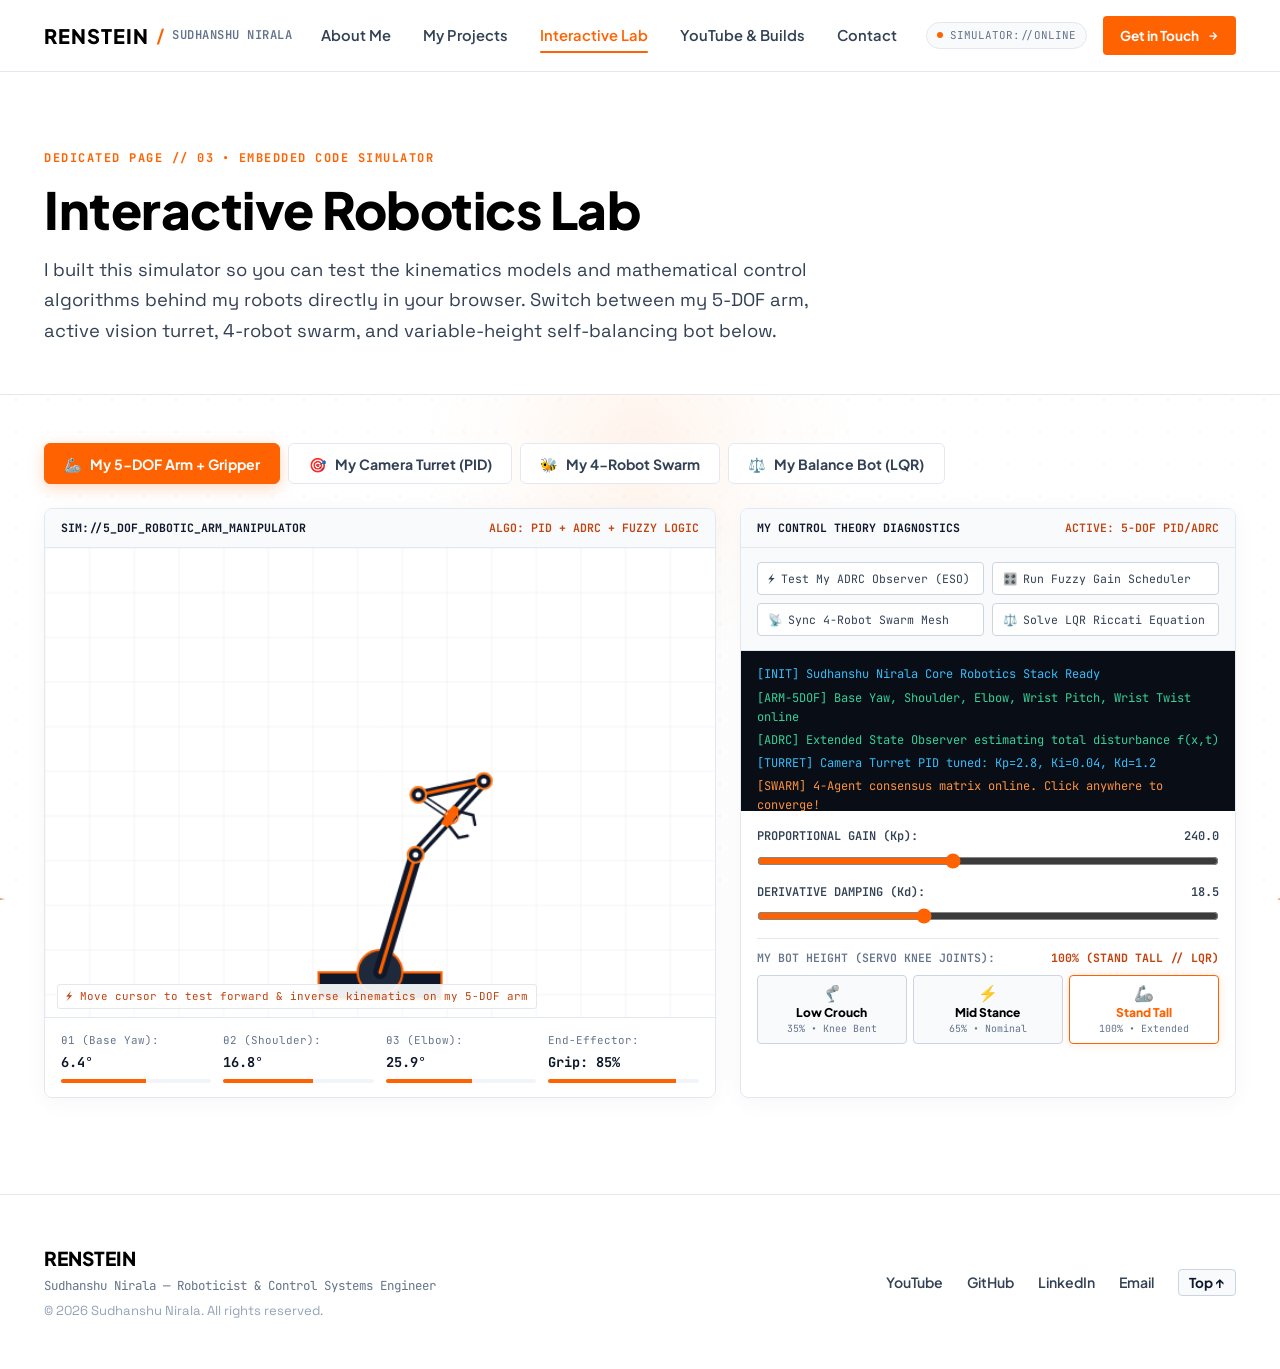
<file: simulator.html>
<!DOCTYPE html>
<html lang="en">
<head>
  <meta charset="UTF-8">
  <meta name="viewport" content="width=device-width, initial-scale=1.0">
  <title>Interactive Robotics Lab — Sudhanshu Nirala (RENSTEIN)</title>
  <meta name="description" content="Live in-browser kinematics and control theory simulator by Sudhanshu Nirala: 5-DOF Arm, Camera Turret PID, 4-Robot Swarm, and Variable-Height LQR Balance Bot.">
  <link rel="preconnect" href="https://fonts.googleapis.com">
  <link rel="preconnect" href="https://fonts.gstatic.com" crossorigin>
  <link href="https://fonts.googleapis.com/css2?family=Plus+Jakarta+Sans:wght@400;500;600;700;800&family=Space+Grotesk:wght@400;500;600;700&family=JetBrains+Mono:wght@400;500;600;700&display=swap" rel="stylesheet">
  <link rel="stylesheet" href="style.css">
</head>
<body class="minimal-theme">

  <!-- ==================== MAIN NAVIGATION BAR ==================== -->
  <header class="main-navbar" id="navbar">
    <div class="nav-container">
      <a href="index.html" class="nav-brand">
        <span class="brand-accent">RENSTEIN</span>
        <span class="brand-divider">/</span>
        <span class="brand-sub">SUDHANSHU NIRALA</span>
      </a>

      <nav class="nav-links" id="navLinks">
        <a href="index.html" class="nav-link">About Me</a>
        <a href="projects.html" class="nav-link">My Projects</a>
        <a href="simulator.html" class="nav-link active">Interactive Lab</a>
        <a href="youtube.html" class="nav-link">YouTube & Builds</a>
        <a href="contact.html" class="nav-link">Contact</a>
      </nav>

      <div class="nav-actions">
        <div class="living-status-pill" title="Living website telemetry">
          <span class="living-pulse-dot"></span>
          <span>SIMULATOR://ONLINE</span>
        </div>
        <a href="contact.html" class="btn btn-primary-sm">
          <span>Get in Touch</span>
          <svg width="12" height="12" viewBox="0 0 24 24" fill="none" stroke="currentColor" stroke-width="2.5"><path d="M5 12h14M12 5l7 7-7 7"/></svg>
        </a>
        <button class="mobile-menu-toggle" id="menuToggle" aria-label="Toggle navigation menu">
          <span></span><span></span><span></span>
        </button>
      </div>
    </div>
  </header>

  <!-- Ambient Light Reactive Canvas -->
  <div class="background-canvas-wrapper">
    <canvas id="neuralCanvas"></canvas>
    <div class="bg-subtle-grid"></div>
  </div>

  <main>
    <!-- ==================== DEDICATED PAGE HERO ==================== -->
    <header class="page-hero">
      <div class="page-hero-container">
        <div class="page-kicker">
          <span>DEDICATED PAGE // 03</span>
          <span>•</span>
          <span>EMBEDDED CODE SIMULATOR</span>
        </div>
        <h1 class="page-title">Interactive Robotics Lab</h1>
        <p class="page-desc">
          I built this simulator so you can test the kinematics models and mathematical control algorithms behind my robots directly in your browser. Switch between my 5-DOF arm, active vision turret, 4-robot swarm, and variable-height self-balancing bot below.
        </p>
      </div>
    </header>

    <!-- ==================== SIMULATOR WORKSPACE ==================== -->
    <section class="section" style="padding-top: 3rem;">
      <div class="container">
        <!-- Simulator Mode Selector Tabs -->
        <div class="sim-tabs-bar">
          <button class="sim-tab-btn active" data-sim="arm5dof">
            <span class="stb-icon">🦾</span>
            <span>My 5-DOF Arm + Gripper</span>
          </button>
          <button class="sim-tab-btn" data-sim="turret">
            <span class="stb-icon">🎯</span>
            <span>My Camera Turret (PID)</span>
          </button>
          <button class="sim-tab-btn" data-sim="swarm">
            <span class="stb-icon">🐝</span>
            <span>My 4-Robot Swarm</span>
          </button>
          <button class="sim-tab-btn" data-sim="balance">
            <span class="stb-icon">⚖️</span>
            <span>My Balance Bot (LQR)</span>
          </button>
        </div>

        <div class="lab-workspace">
          <!-- Canvas Viewport -->
          <div class="lab-canvas-panel">
            <div class="lab-panel-header">
              <span class="lph-title" id="simTitleBadge">SIM://5_DOF_ROBOTIC_ARM_MANIPULATOR</span>
              <span class="lph-state" id="simStateBadge">ALGO: PID + ADRC + FUZZY LOGIC</span>
            </div>

            <div class="canvas-box">
              <canvas id="kinematicsCanvas" width="600" height="420"></canvas>
              <div class="canvas-help-tip" id="canvasHelpTip">
                <span>⚡ Move cursor to test forward & inverse kinematics on my 5-DOF arm</span>
              </div>
            </div>

            <!-- Joint Telemetry Readout -->
            <div class="lab-joint-telemetry" id="jointTelemetryPanel">
              <div class="joint-metric">
                <span class="jm-label">θ1 (Base Yaw):</span>
                <span class="jm-value" id="theta1Val">15.0°</span>
                <div class="jm-bar"><div class="jm-fill" id="theta1Bar" style="width: 50%;"></div></div>
              </div>
              <div class="joint-metric">
                <span class="jm-label">θ2 (Shoulder):</span>
                <span class="jm-value" id="theta2Val">45.2°</span>
                <div class="jm-bar"><div class="jm-fill" id="theta2Bar" style="width: 60%;"></div></div>
              </div>
              <div class="joint-metric">
                <span class="jm-label">θ3 (Elbow):</span>
                <span class="jm-value" id="theta3Val">-32.4°</span>
                <div class="jm-bar"><div class="jm-fill" id="theta3Bar" style="width: 40%;"></div></div>
              </div>
              <div class="joint-metric">
                <span class="jm-label">End-Effector:</span>
                <span class="jm-value" id="gripperVal">Grip: 85%</span>
                <div class="jm-bar"><div class="jm-fill" id="gripperBar" style="width: 85%;"></div></div>
              </div>
            </div>
          </div>

          <!-- Controls & Diagnostic Terminal -->
          <div class="lab-console-panel">
            <div class="lab-panel-header">
              <span class="lph-title">MY CONTROL THEORY DIAGNOSTICS</span>
              <span class="lph-state" id="consoleModeStatus">ACTIVE: 5-DOF PID/ADRC</span>
            </div>

            <!-- Diagnostic Trigger Buttons -->
            <div class="diag-action-buttons">
              <button class="btn-diag" id="btnTestArmAdrc">
                <span class="diag-icon">⚡</span>
                <span class="diag-btn-text">Test My ADRC Observer (ESO)</span>
              </button>
              <button class="btn-diag" id="btnTestFuzzy">
                <span class="diag-icon">🎛️</span>
                <span class="diag-btn-text">Run Fuzzy Gain Scheduler</span>
              </button>
              <button class="btn-diag" id="btnTestSwarmSync">
                <span class="diag-icon">📡</span>
                <span class="diag-btn-text">Sync 4-Robot Swarm Mesh</span>
              </button>
              <button class="btn-diag" id="btnTestLqrBalance">
                <span class="diag-icon">⚖️</span>
                <span class="diag-btn-text">Solve LQR Riccati Equation</span>
              </button>
            </div>

            <!-- Live Terminal Readout -->
            <div class="terminal-screen" id="terminalScreen">
              <div class="term-line info">[INIT] Sudhanshu Nirala Core Robotics Stack Ready</div>
              <div class="term-line success">[ARM-5DOF] Base Yaw, Shoulder, Elbow, Wrist Pitch, Wrist Twist online</div>
              <div class="term-line success">[ADRC] Extended State Observer estimating total disturbance f(x,t)</div>
              <div class="term-line info">[TURRET] Camera Turret PID tuned: Kp=2.8, Ki=0.04, Kd=1.2</div>
              <div class="term-line warning">[SWARM] 4-Agent consensus matrix online. Click anywhere to converge!</div>
              <div class="term-line prompt">> Ready for control loop diagnostics...</div>
            </div>

            <!-- Parameter Tuning Sliders & 3 Height Buttons -->
            <div class="telemetry-controls-box">
              <div class="control-row">
                <label for="kpSlider">PROPORTIONAL GAIN (Kp): <span id="kpVal">240.0</span></label>
                <input type="range" id="kpSlider" min="50" max="500" value="240">
              </div>
              <div class="control-row">
                <label for="kdSlider">DERIVATIVE DAMPING (Kd): <span id="kdVal">18.5</span></label>
                <input type="range" id="kdSlider" min="1" max="50" value="18.5" step="0.5">
              </div>

              <!-- 3 Posture Buttons for Balance Bot -->
              <div class="control-row-height-presets" id="heightControlRow">
                <div class="height-preset-header">
                  <span class="hph-label">MY BOT HEIGHT (SERVO KNEE JOINTS):</span>
                  <span class="hph-status" id="heightVal">100% (STAND TALL // LQR)</span>
                </div>
                <div class="height-buttons-trio">
                  <button type="button" class="btn-height-step" id="btnHeightCrouch" data-height="0.35">
                    <span class="bhs-icon">🦿</span>
                    <span class="bhs-text">Low Crouch</span>
                    <span class="bhs-sub">35% • Knee Bent</span>
                  </button>
                  <button type="button" class="btn-height-step" id="btnHeightMid" data-height="0.65">
                    <span class="bhs-icon">⚡</span>
                    <span class="bhs-text">Mid Stance</span>
                    <span class="bhs-sub">65% • Nominal</span>
                  </button>
                  <button type="button" class="btn-height-step active" id="btnHeightTall" data-height="1.0">
                    <span class="bhs-icon">🦾</span>
                    <span class="bhs-text">Stand Tall</span>
                    <span class="bhs-sub">100% • Extended</span>
                  </button>
                </div>
                <input type="range" id="heightSlider" min="30" max="100" value="100" step="5" style="display: none;">
              </div>
            </div>
          </div>
        </div>
      </div>
    </section>
  </main>

  <!-- ==================== MINIMALIST FOOTER ==================== -->
  <footer class="main-footer">
    <div class="footer-container">
      <div class="footer-left">
        <div class="f-brand">RENSTEIN</div>
        <div class="f-sub">Sudhanshu Nirala — Roboticist & Control Systems Engineer</div>
        <div class="f-copyright">&copy; <span id="currentYear">2026</span> Sudhanshu Nirala. All rights reserved.</div>
      </div>

      <div class="footer-links">
        <a href="https://www.youtube.com/@projectRenstein" target="_blank" rel="noopener">YouTube</a>
        <a href="https://github.com/Caparenstein" target="_blank" rel="noopener">GitHub</a>
        <a href="https://www.linkedin.com/in/nirala-sudhanshu-/" target="_blank" rel="noopener">LinkedIn</a>
        <a href="mailto:niralasudhanshu03@gmail.com">Email</a>
        <button class="btn-top" id="backToTopBtn" aria-label="Back to top">
          <span>Top</span> ↑
        </button>
      </div>
    </div>
  </footer>

  <script src="script.js"></script>
</body>
</html>
</file>
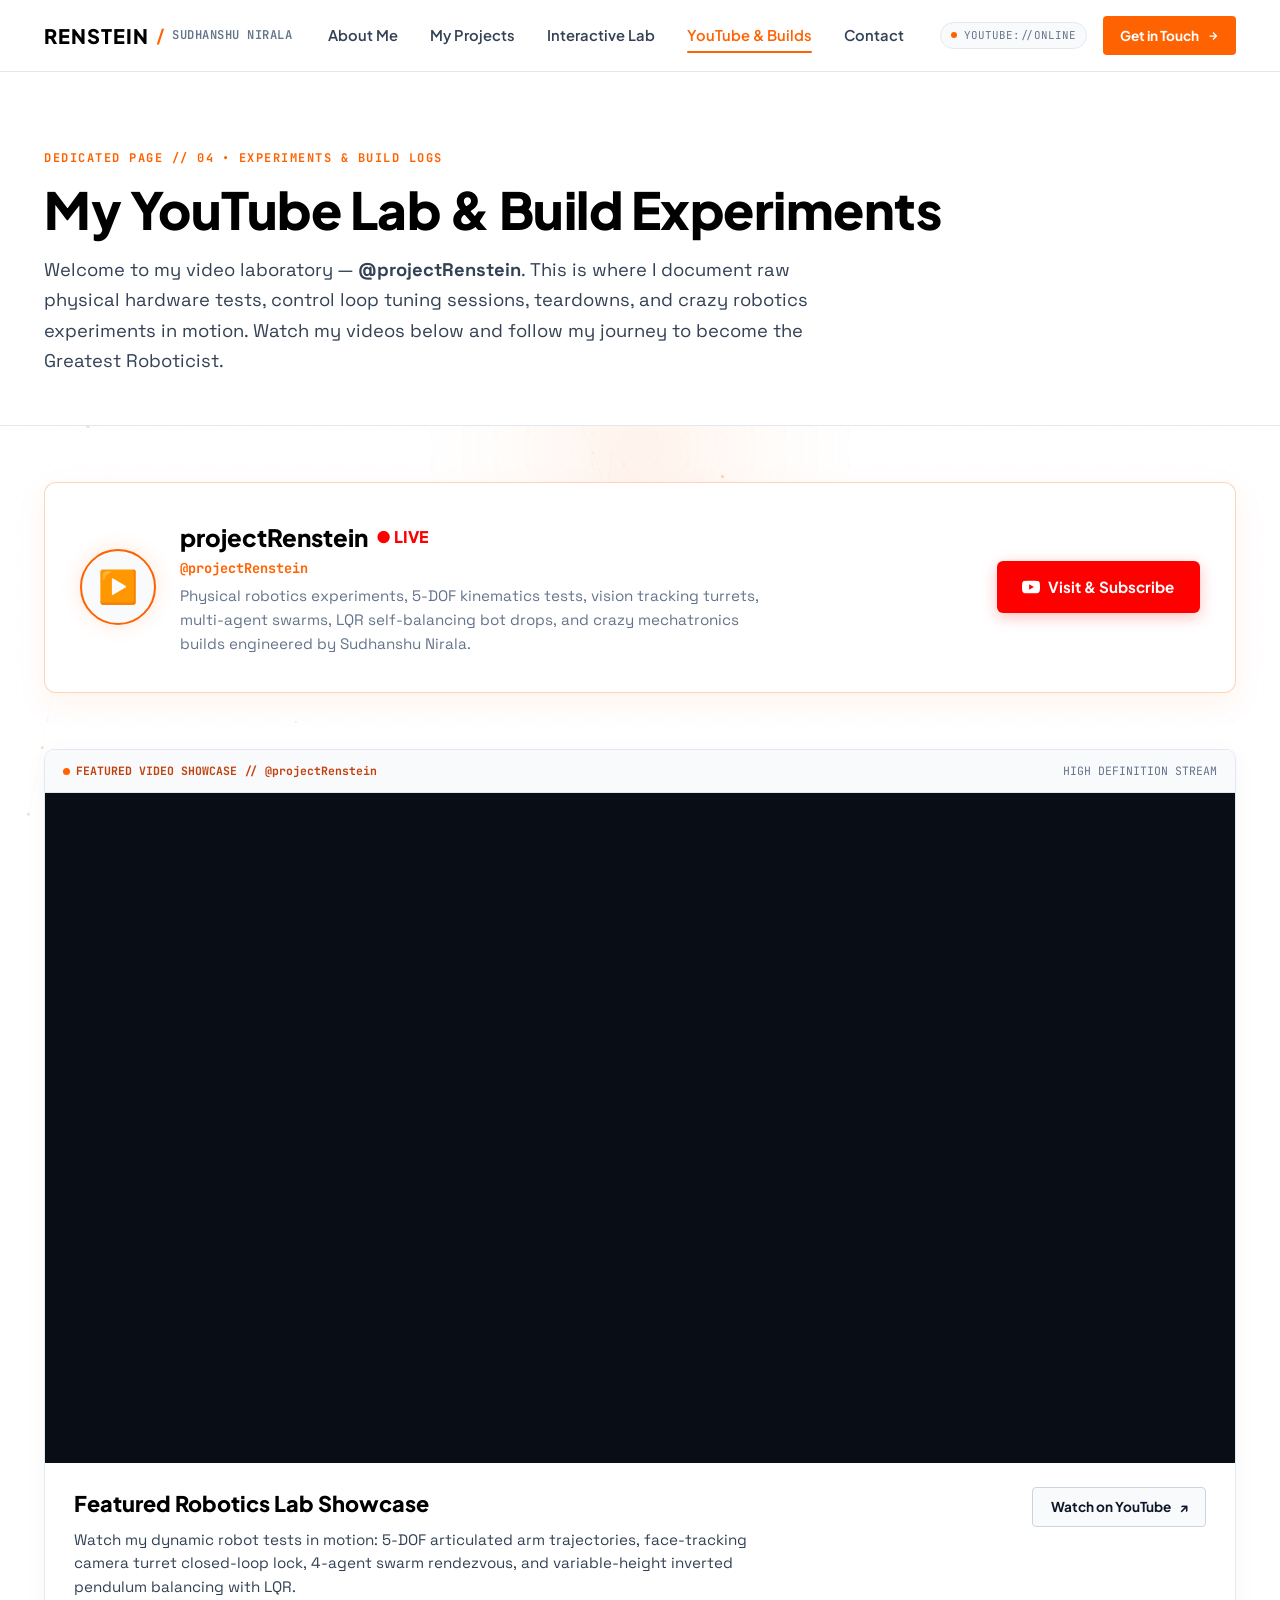
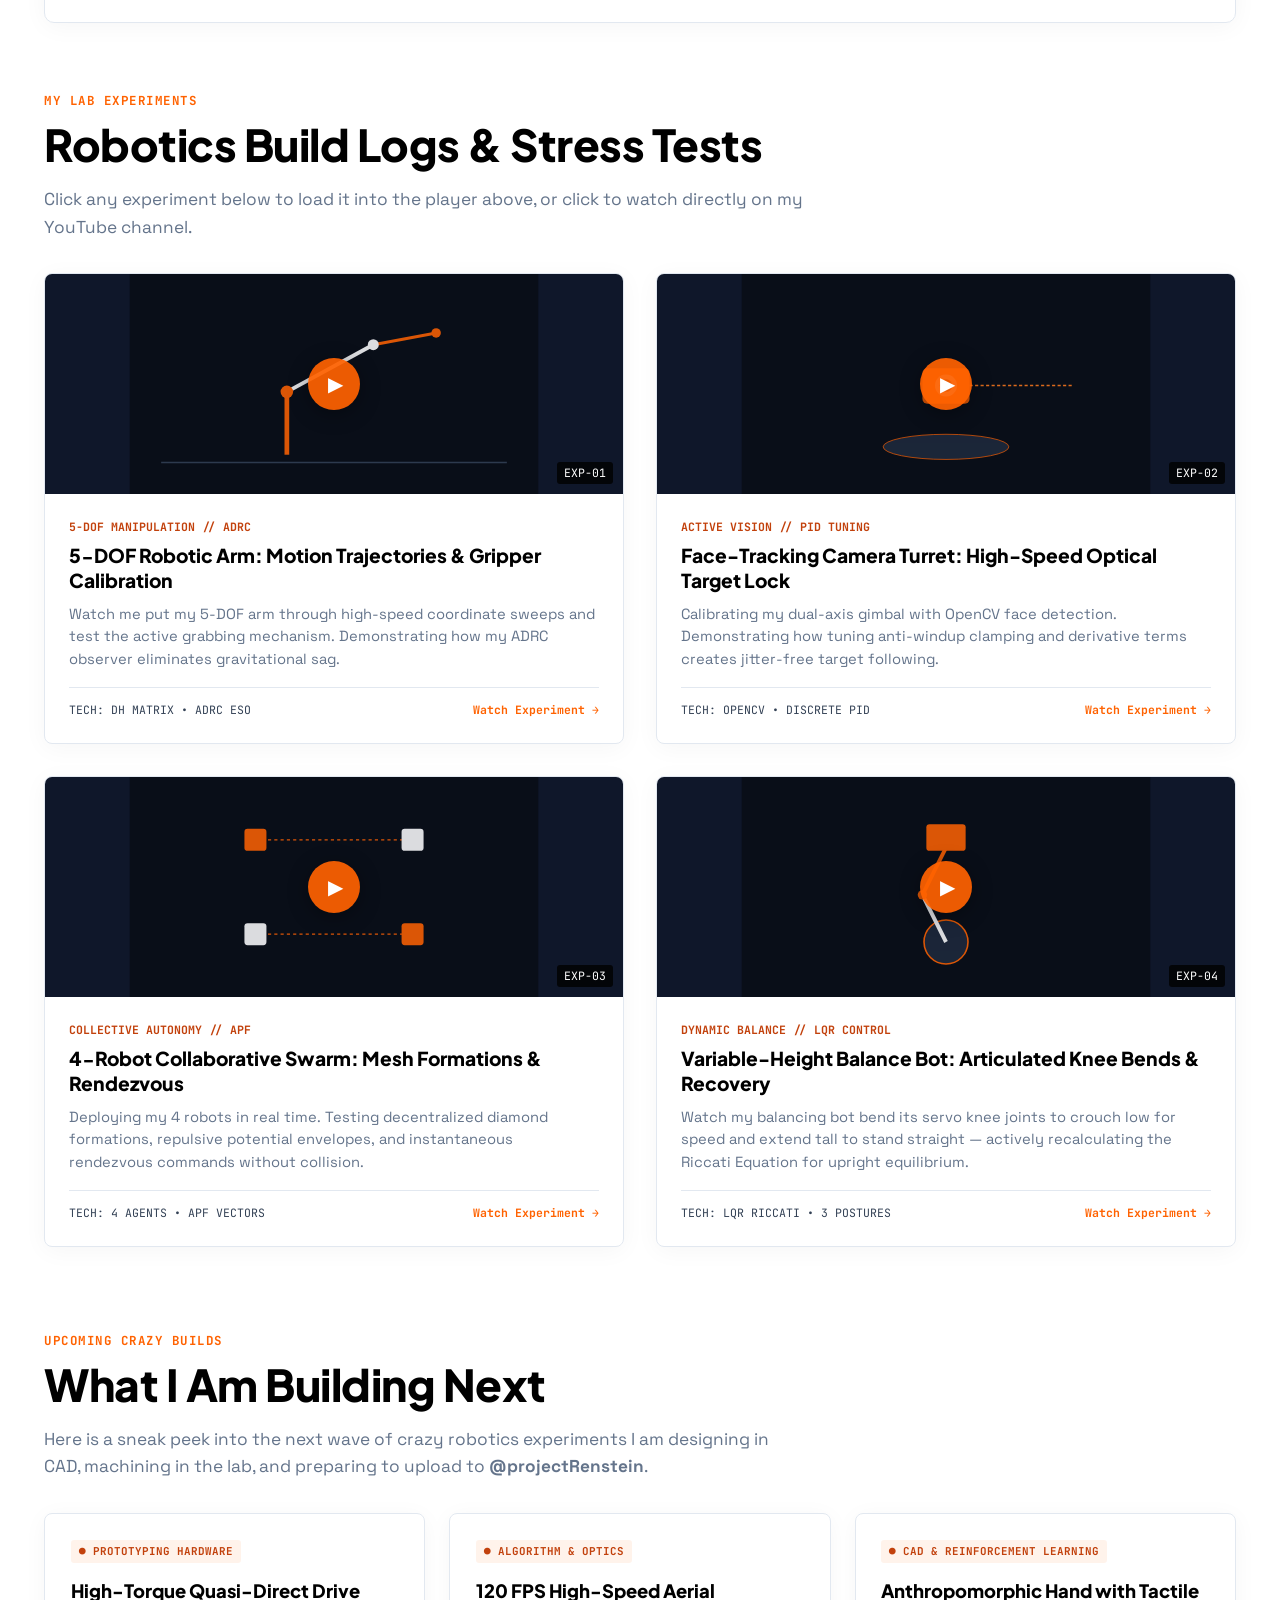
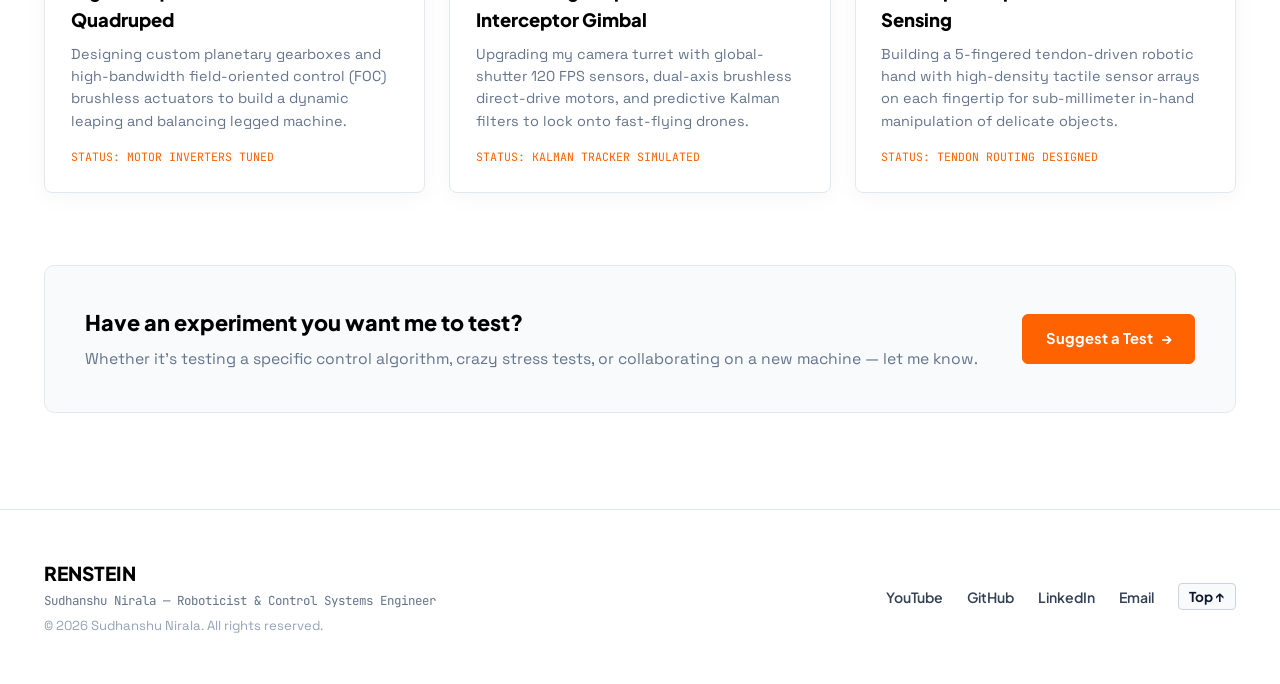
<file: youtube.html>
<!DOCTYPE html>
<html lang="en">
<head>
  <meta charset="UTF-8">
  <meta name="viewport" content="width=device-width, initial-scale=1.0">
  <title>YouTube & Build Experiments — Sudhanshu Nirala (@projectRenstein)</title>
  <meta name="description" content="Watch Sudhanshu Nirala (RENSTEIN) test, tune, and build real robotics hardware: 5-DOF manipulators, vision turrets, swarm algorithms, and balancing bots on YouTube.">
  <link rel="preconnect" href="https://fonts.googleapis.com">
  <link rel="preconnect" href="https://fonts.gstatic.com" crossorigin>
  <link href="https://fonts.googleapis.com/css2?family=Plus+Jakarta+Sans:wght@400;500;600;700;800&family=Space+Grotesk:wght@400;500;600;700&family=JetBrains+Mono:wght@400;500;600;700&display=swap" rel="stylesheet">
  <link rel="stylesheet" href="style.css">
</head>
<body class="minimal-theme">

  <!-- ==================== MAIN NAVIGATION BAR ==================== -->
  <header class="main-navbar" id="navbar">
    <div class="nav-container">
      <a href="index.html" class="nav-brand">
        <span class="brand-accent">RENSTEIN</span>
        <span class="brand-divider">/</span>
        <span class="brand-sub">SUDHANSHU NIRALA</span>
      </a>

      <nav class="nav-links" id="navLinks">
        <a href="index.html" class="nav-link">About Me</a>
        <a href="projects.html" class="nav-link">My Projects</a>
        <a href="simulator.html" class="nav-link">Interactive Lab</a>
        <a href="youtube.html" class="nav-link active">YouTube & Builds</a>
        <a href="contact.html" class="nav-link">Contact</a>
      </nav>

      <div class="nav-actions">
        <div class="living-status-pill" title="Living website telemetry">
          <span class="living-pulse-dot"></span>
          <span>YOUTUBE://ONLINE</span>
        </div>
        <a href="contact.html" class="btn btn-primary-sm">
          <span>Get in Touch</span>
          <svg width="12" height="12" viewBox="0 0 24 24" fill="none" stroke="currentColor" stroke-width="2.5"><path d="M5 12h14M12 5l7 7-7 7"/></svg>
        </a>
        <button class="mobile-menu-toggle" id="menuToggle" aria-label="Toggle navigation menu">
          <span></span><span></span><span></span>
        </button>
      </div>
    </div>
  </header>

  <!-- Ambient Light Reactive Canvas -->
  <div class="background-canvas-wrapper">
    <canvas id="neuralCanvas"></canvas>
    <div class="bg-subtle-grid"></div>
  </div>

  <main>
    <!-- ==================== DEDICATED PAGE HERO ==================== -->
    <header class="page-hero">
      <div class="page-hero-container">
        <div class="page-kicker">
          <span>DEDICATED PAGE // 04</span>
          <span>•</span>
          <span>EXPERIMENTS & BUILD LOGS</span>
        </div>
        <h1 class="page-title">My YouTube Lab & Build Experiments</h1>
        <p class="page-desc">
          Welcome to my video laboratory — <strong>@projectRenstein</strong>. This is where I document raw physical hardware tests, control loop tuning sessions, teardowns, and crazy robotics experiments in motion. Watch my videos below and follow my journey to become the Greatest Roboticist.
        </p>
      </div>
    </header>

    <!-- ==================== YOUTUBE CHANNEL HERO CARD ==================== -->
    <section class="section" style="padding-top: 3.5rem;">
      <div class="container">
        <div class="yt-channel-card">
          <div class="yt-channel-info">
            <div class="yt-channel-avatar">▶️</div>
            <div class="yt-channel-meta">
              <h3>
                <span>projectRenstein</span>
                <span style="color: #ff0000; font-size: 1rem;">● LIVE</span>
              </h3>
              <div class="yt-handle">@projectRenstein</div>
              <p class="yt-channel-desc">
                Physical robotics experiments, 5-DOF kinematics tests, vision tracking turrets, multi-agent swarms, LQR self-balancing bot drops, and crazy mechatronics builds engineered by Sudhanshu Nirala.
              </p>
            </div>
          </div>
          <a href="https://www.youtube.com/@projectRenstein" target="_blank" rel="noopener" class="btn-yt-subscribe">
            <svg width="18" height="18" viewBox="0 0 24 24" fill="currentColor"><path d="M23.498 6.186a3.016 3.016 0 0 0-2.122-2.136C19.505 3.545 12 3.545 12 3.545s-7.505 0-9.377.505A3.017 3.017 0 0 0 .502 6.186C0 8.07 0 12 0 12s0 3.93.502 5.814a3.016 3.016 0 0 0 2.122 2.136c1.871.505 9.376.505 9.376.505s7.505 0 9.377-.505a3.015 3.015 0 0 0 2.122-2.136C24 15.93 24 12 24 12s0-3.93-.502-5.814zM9.545 15.568V8.432L15.818 12l-6.273 3.568z"/></svg>
            <span>Visit & Subscribe</span>
          </a>
        </div>

        <!-- ==================== FEATURED VIDEO PLAYER ==================== -->
        <div class="featured-video-box">
          <div class="fvb-header">
            <div class="fvb-status">
              <span class="fvb-pulse"></span>
              <span>FEATURED VIDEO SHOWCASE // @projectRenstein</span>
            </div>
            <span style="color: var(--text-muted);">HIGH DEFINITION STREAM</span>
          </div>

          <!-- Video Embed Frame -->
          <div class="video-embed-wrapper">
            <!-- Embedded YouTube Video Player: Pointing to @projectRenstein channel showcase -->
            <iframe 
              id="mainYoutubeIframe"
              src="https://www.youtube-nocookie.com/embed?listType=user_uploads&list=projectRenstein" 
              title="Sudhanshu Nirala - Robotics Lab Experiments (@projectRenstein)" 
              allow="accelerometer; autoplay; clipboard-write; encrypted-media; gyroscope; picture-in-picture; web-share" 
              allowfullscreen>
            </iframe>
          </div>

          <div class="fvb-footer">
            <div class="fvb-info">
              <h4 id="currentVideoTitle">Featured Robotics Lab Showcase</h4>
              <p id="currentVideoDesc">
                Watch my dynamic robot tests in motion: 5-DOF articulated arm trajectories, face-tracking camera turret closed-loop lock, 4-agent swarm rendezvous, and variable-height inverted pendulum balancing with LQR.
              </p>
            </div>
            <a href="https://www.youtube.com/@projectRenstein" target="_blank" rel="noopener" class="btn btn-secondary-sm" style="flex-shrink: 0;">
              <span>Watch on YouTube</span>
              <span>↗</span>
            </a>
          </div>
        </div>

        <!-- ==================== LAB EXPERIMENT VIDEOS GRID ==================== -->
        <div class="section-heading" style="margin-bottom: 2rem;">
          <span class="section-tag">MY LAB EXPERIMENTS</span>
          <h2 class="section-title">Robotics Build Logs & Stress Tests</h2>
          <p class="section-desc">
            Click any experiment below to load it into the player above, or click to watch directly on my YouTube channel.
          </p>
        </div>

        <div class="experiments-grid">
          <!-- Experiment 1: 5-DOF Arm -->
          <article class="experiment-video-card" data-video-id="" data-title="5-DOF Robotic Arm: Trajectory Tracking & ADRC Disturbance Rejection" data-desc="In this experiment, I test my 5-DOF serial manipulator under unexpected payload shifts and verify the Extended State Observer (ESO) canceling joint friction in real-time.">
            <div class="evc-thumb">
              <svg viewBox="0 0 520 280" class="evc-schematic-bg">
                <rect width="100%" height="100%" fill="#090d16"/>
                <line x1="40" y1="240" x2="480" y2="240" stroke="#334155" stroke-width="2"/>
                <line x1="200" y1="230" x2="200" y2="150" stroke="#ff6200" stroke-width="6"/>
                <line x1="200" y1="150" x2="310" y2="90" stroke="#ffffff" stroke-width="5"/>
                <line x1="310" y1="90" x2="390" y2="75" stroke="#ff6200" stroke-width="4"/>
                <circle cx="200" cy="150" r="8" fill="#ff6200"/>
                <circle cx="310" cy="90" r="7" fill="#ffffff"/>
                <circle cx="390" cy="75" r="6" fill="#ff6200"/>
              </svg>
              <div class="evc-play-btn">▶</div>
              <span class="evc-duration">EXP-01</span>
            </div>
            <div class="evc-body">
              <div class="evc-tag">5-DOF MANIPULATION // ADRC</div>
              <h3 class="evc-title">5-DOF Robotic Arm: Motion Trajectories & Gripper Calibration</h3>
              <p class="evc-desc">
                Watch me put my 5-DOF arm through high-speed coordinate sweeps and test the active grabbing mechanism. Demonstrating how my ADRC observer eliminates gravitational sag.
              </p>
              <div class="evc-footer">
                <span>TECH: DH MATRIX • ADRC ESO</span>
                <span class="evc-link">Watch Experiment →</span>
              </div>
            </div>
          </article>

          <!-- Experiment 2: Camera Turret -->
          <article class="experiment-video-card" data-video-id="" data-title="Face-Tracking Camera Turret: Tuning PID Loops with Zero Overshoot" data-desc="Tuning the discrete PID controller on my 2-axis Pan-Tilt gimbal using live computer vision bounding box coordinates. Demonstrating critically-damped servo response.">
            <div class="evc-thumb">
              <svg viewBox="0 0 520 280" class="evc-schematic-bg">
                <rect width="100%" height="100%" fill="#090d16"/>
                <ellipse cx="260" cy="220" rx="80" ry="16" fill="#1e293b" stroke="#ff6200"/>
                <rect x="230" y="120" width="60" height="45" rx="6" fill="#ff6200"/>
                <circle cx="260" cy="142" r="14" fill="#ffffff"/>
                <circle cx="260" cy="142" r="8" fill="#090d16"/>
                <line x1="290" y1="142" x2="420" y2="142" stroke="#ff7a1a" stroke-width="2" stroke-dasharray="4,3"/>
              </svg>
              <div class="evc-play-btn">▶</div>
              <span class="evc-duration">EXP-02</span>
            </div>
            <div class="evc-body">
              <div class="evc-tag">ACTIVE VISION // PID TUNING</div>
              <h3 class="evc-title">Face-Tracking Camera Turret: High-Speed Optical Target Lock</h3>
              <p class="evc-desc">
                Calibrating my dual-axis gimbal with OpenCV face detection. Demonstrating how tuning anti-windup clamping and derivative terms creates jitter-free target following.
              </p>
              <div class="evc-footer">
                <span>TECH: OPENCV • DISCRETE PID</span>
                <span class="evc-link">Watch Experiment →</span>
              </div>
            </div>
          </article>

          <!-- Experiment 3: Swarm -->
          <article class="experiment-video-card" data-video-id="" data-title="4-Robot Swarm: Decentralized Consensus & Obstacle Avoidance Mazes" data-desc="Deploying my 4 autonomous mobile robots into tight obstacle arenas to test inter-agent Artificial Potential Fields and instant point convergence.">
            <div class="evc-thumb">
              <svg viewBox="0 0 520 280" class="evc-schematic-bg">
                <rect width="100%" height="100%" fill="#090d16"/>
                <line x1="160" y1="80" x2="360" y2="80" stroke="#ff6200" stroke-width="1.5" stroke-dasharray="4,4"/>
                <line x1="160" y1="200" x2="360" y2="200" stroke="#ff6200" stroke-width="1.5" stroke-dasharray="4,4"/>
                <rect x="146" y="66" width="28" height="28" rx="4" fill="#ff6200"/>
                <rect x="346" y="66" width="28" height="28" rx="4" fill="#ffffff"/>
                <rect x="146" y="186" width="28" height="28" rx="4" fill="#ffffff"/>
                <rect x="346" y="186" width="28" height="28" rx="4" fill="#ff6200"/>
              </svg>
              <div class="evc-play-btn">▶</div>
              <span class="evc-duration">EXP-03</span>
            </div>
            <div class="evc-body">
              <div class="evc-tag">COLLECTIVE AUTONOMY // APF</div>
              <h3 class="evc-title">4-Robot Collaborative Swarm: Mesh Formations & Rendezvous</h3>
              <p class="evc-desc">
                Deploying my 4 robots in real time. Testing decentralized diamond formations, repulsive potential envelopes, and instantaneous rendezvous commands without collision.
              </p>
              <div class="evc-footer">
                <span>TECH: 4 AGENTS • APF VECTORS</span>
                <span class="evc-link">Watch Experiment →</span>
              </div>
            </div>
          </article>

          <!-- Experiment 4: LQR Balance Bot -->
          <article class="experiment-video-card" data-video-id="" data-title="Variable-Height Self-Balancing Bot: Surviving 3 Height Drops with LQR" data-desc="Subjecting my wheeled-legged inverted pendulum to aggressive height transitions (35% Low Crouch to 100% Stand Tall) while LQR keeps it standing straight.">
            <div class="evc-thumb">
              <svg viewBox="0 0 520 280" class="evc-schematic-bg">
                <rect width="100%" height="100%" fill="#090d16"/>
                <circle cx="260" cy="210" r="28" fill="#1e293b" stroke="#ff6200" stroke-width="2"/>
                <line x1="260" y1="210" x2="230" y2="150" stroke="#ffffff" stroke-width="5"/>
                <line x1="230" y1="150" x2="260" y2="90" stroke="#ff6200" stroke-width="5"/>
                <circle cx="230" cy="150" r="6" fill="#ff6200"/>
                <rect x="235" y="60" width="50" height="34" rx="4" fill="#ff6200"/>
              </svg>
              <div class="evc-play-btn">▶</div>
              <span class="evc-duration">EXP-04</span>
            </div>
            <div class="evc-body">
              <div class="evc-tag">DYNAMIC BALANCE // LQR CONTROL</div>
              <h3 class="evc-title">Variable-Height Balance Bot: Articulated Knee Bends & Recovery</h3>
              <p class="evc-desc">
                Watch my balancing bot bend its servo knee joints to crouch low for speed and extend tall to stand straight — actively recalculating the Riccati Equation for upright equilibrium.
              </p>
              <div class="evc-footer">
                <span>TECH: LQR RICCATI • 3 POSTURES</span>
                <span class="evc-link">Watch Experiment →</span>
              </div>
            </div>
          </article>
        </div>

        <!-- ==================== CRAZY BUILDS IN PROGRESS ==================== -->
        <div class="section-heading" style="margin-top: 5rem; margin-bottom: 2rem;">
          <span class="section-tag">UPCOMING CRAZY BUILDS</span>
          <h2 class="section-title">What I Am Building Next</h2>
          <p class="section-desc">
            Here is a sneak peek into the next wave of crazy robotics experiments I am designing in CAD, machining in the lab, and preparing to upload to <strong>@projectRenstein</strong>.
          </p>
        </div>

        <div class="crazy-builds-grid">
          <!-- Crazy Build 1 -->
          <div class="crazy-card">
            <span class="cc-status">● PROTOTYPING HARDWARE</span>
            <h3 class="cc-title">High-Torque Quasi-Direct Drive Quadruped</h3>
            <p class="cc-desc">
              Designing custom planetary gearboxes and high-bandwidth field-oriented control (FOC) brushless actuators to build a dynamic leaping and balancing legged machine.
            </p>
            <div style="margin-top: auto; padding-top: 1rem; font-family: var(--font-mono); font-size: 0.72rem; color: var(--orange-core);">
              STATUS: MOTOR INVERTERS TUNED
            </div>
          </div>

          <!-- Crazy Build 2 -->
          <div class="crazy-card">
            <span class="cc-status">● ALGORITHM & OPTICS</span>
            <h3 class="cc-title">120 FPS High-Speed Aerial Interceptor Gimbal</h3>
            <p class="cc-desc">
              Upgrading my camera turret with global-shutter 120 FPS sensors, dual-axis brushless direct-drive motors, and predictive Kalman filters to lock onto fast-flying drones.
            </p>
            <div style="margin-top: auto; padding-top: 1rem; font-family: var(--font-mono); font-size: 0.72rem; color: var(--orange-core);">
              STATUS: KALMAN TRACKER SIMULATED
            </div>
          </div>

          <!-- Crazy Build 3 -->
          <div class="crazy-card">
            <span class="cc-status">● CAD & REINFORCEMENT LEARNING</span>
            <h3 class="cc-title">Anthropomorphic Hand with Tactile Sensing</h3>
            <p class="cc-desc">
              Building a 5-fingered tendon-driven robotic hand with high-density tactile sensor arrays on each fingertip for sub-millimeter in-hand manipulation of delicate objects.
            </p>
            <div style="margin-top: auto; padding-top: 1rem; font-family: var(--font-mono); font-size: 0.72rem; color: var(--orange-core);">
              STATUS: TENDON ROUTING DESIGNED
            </div>
          </div>
        </div>

        <!-- Suggest an Experiment CTA -->
        <div style="margin-top: 4.5rem; padding: 2.5rem; background: var(--bg-surface); border: 1.5px solid var(--border-subtle); border-radius: 10px; display: flex; align-items: center; justify-content: space-between; gap: 2rem;">
          <div>
            <h3 style="font-family: var(--font-heading); font-size: 1.35rem; font-weight: 800; color: var(--text-pure); margin-bottom: 0.4rem;">Have an experiment you want me to test?</h3>
            <p style="font-size: 0.98rem; color: var(--text-muted);">
              Whether it's testing a specific control algorithm, crazy stress tests, or collaborating on a new machine — let me know.
            </p>
          </div>
          <a href="contact.html" class="btn btn-primary" style="flex-shrink: 0;">
            <span>Suggest a Test</span>
            <span>→</span>
          </a>
        </div>
      </div>
    </section>
  </main>

  <!-- ==================== MINIMALIST FOOTER ==================== -->
  <footer class="main-footer">
    <div class="footer-container">
      <div class="footer-left">
        <div class="f-brand">RENSTEIN</div>
        <div class="f-sub">Sudhanshu Nirala — Roboticist & Control Systems Engineer</div>
        <div class="f-copyright">&copy; <span id="currentYear">2026</span> Sudhanshu Nirala. All rights reserved.</div>
      </div>

      <div class="footer-links">
        <a href="https://www.youtube.com/@projectRenstein" target="_blank" rel="noopener">YouTube</a>
        <a href="https://github.com/Caparenstein" target="_blank" rel="noopener">GitHub</a>
        <a href="https://www.linkedin.com/in/nirala-sudhanshu-/" target="_blank" rel="noopener">LinkedIn</a>
        <a href="mailto:niralasudhanshu03@gmail.com">Email</a>
        <button class="btn-top" id="backToTopBtn" aria-label="Back to top">
          <span>Top</span> ↑
        </button>
      </div>
    </div>
  </footer>

  <script src="script.js"></script>
</body>
</html>
</file>
<file: style.css>
/* ==========================================================================
   SUDHANSHU NIRALA (RENSTEIN) — PORTFOLIO STYLESHEET
   Aesthetic: Minimalist, Crisp White & Engineering Orange
   Typography: Plus Jakarta Sans + Space Grotesk + JetBrains Mono
   ========================================================================== */

:root {
  /* Brand Orange & Accents */
  --orange-core: #ff6200;
  --orange-bright: #ff7a1a;
  --orange-deep: #c2410c;
  --orange-soft: rgba(255, 98, 0, 0.08);
  --orange-border: rgba(255, 98, 0, 0.28);
  --orange-glow: rgba(255, 98, 0, 0.16);

  /* Light Theme Canvas Surfaces */
  --bg-pure: #ffffff;
  --bg-surface: #f8fafc;
  --bg-card: #ffffff;
  --bg-subtle: #f1f5f9;

  /* Typography Colors */
  --text-pure: #000000;
  --text-main: #0f172a;
  --text-soft: #334155;
  --text-muted: #64748b;
  --text-dim: #94a3b8;

  /* Borders & Shadows */
  --border-subtle: #e2e8f0;
  --border-medium: #cbd5e1;
  --shadow-subtle: 0 2px 10px rgba(0, 0, 0, 0.03);
  --shadow-card: 0 4px 24px rgba(0, 0, 0, 0.04);
  --shadow-hover: 0 10px 30px rgba(255, 98, 0, 0.12);

  /* Fonts */
  --font-heading: 'Plus Jakarta Sans', -apple-system, sans-serif;
  --font-body: 'Space Grotesk', -apple-system, sans-serif;
  --font-mono: 'JetBrains Mono', monospace;

  --transition-fast: 0.18s ease;
  --transition-normal: 0.28s cubic-bezier(0.16, 1, 0.3, 1);
}

/* Base Reset & Smooth Scroll */
*, *::before, *::after {
  box-sizing: border-box;
  margin: 0;
  padding: 0;
}

html {
  scroll-behavior: smooth;
  font-size: 16px;
  background-color: var(--bg-pure);
  color: var(--text-main);
  overflow-x: hidden;
}

body {
  font-family: var(--font-body);
  line-height: 1.6;
  background-color: var(--bg-pure);
  color: var(--text-soft);
  min-height: 100vh;
  position: relative;
  overflow-x: hidden;
  -webkit-font-smoothing: antialiased;
  -moz-osx-font-smoothing: grayscale;
}

/* Custom Scrollbar */
::-webkit-scrollbar {
  width: 7px;
}
::-webkit-scrollbar-track {
  background: var(--bg-surface);
}
::-webkit-scrollbar-thumb {
  background: #cbd5e1;
  border-radius: 4px;
}
::-webkit-scrollbar-thumb:hover {
  background: var(--orange-core);
}

::selection {
  background: var(--orange-core);
  color: #ffffff;
}

/* Layout Containers */
.container {
  width: 100%;
  max-width: 1240px;
  margin: 0 auto;
  padding: 0 1.5rem;
  position: relative;
  z-index: 2;
}

.section {
  padding: 6rem 0;
  position: relative;
  z-index: 2;
}

.section-heading {
  margin-bottom: 3.5rem;
  max-width: 760px;
}

.section-tag {
  display: inline-block;
  font-family: var(--font-mono);
  font-size: 0.78rem;
  font-weight: 700;
  color: var(--orange-core);
  letter-spacing: 1.5px;
  text-transform: uppercase;
  margin-bottom: 0.5rem;
}

.section-title {
  font-family: var(--font-heading);
  font-size: clamp(2rem, 3.8vw, 2.75rem);
  font-weight: 800;
  color: var(--text-pure);
  line-height: 1.15;
  letter-spacing: -0.5px;
  margin-bottom: 1rem;
}

.section-desc {
  font-size: 1.08rem;
  color: var(--text-muted);
  line-height: 1.6;
}

/* ==========================================================================
   AMBIENT BACKGROUND (CLEAN & SUBTLE)
   ========================================================================== */
.background-canvas-wrapper {
  position: fixed;
  inset: 0;
  width: 100%;
  height: 100%;
  pointer-events: none;
  z-index: 1;
}

#neuralCanvas {
  position: absolute;
  inset: 0;
  width: 100%;
  height: 100%;
  opacity: 0.45;
}

.bg-subtle-grid {
  position: absolute;
  inset: 0;
  background-image: 
    radial-gradient(rgba(15, 23, 42, 0.06) 1px, transparent 1px);
  background-size: 32px 32px;
  opacity: 0.7;
}

/* ==========================================================================
   MAIN NAVIGATION BAR
   ========================================================================== */
.main-navbar {
  position: sticky;
  top: 0;
  left: 0;
  right: 0;
  height: 72px;
  background: rgba(255, 255, 255, 0.94);
  backdrop-filter: blur(12px);
  border-bottom: 1px solid var(--border-subtle);
  z-index: 1000;
}

.nav-container {
  max-width: 1240px;
  height: 100%;
  margin: 0 auto;
  padding: 0 1.5rem;
  display: flex;
  align-items: center;
  justify-content: space-between;
}

.nav-brand {
  text-decoration: none;
  display: flex;
  align-items: center;
  gap: 8px;
}

.brand-accent {
  font-family: var(--font-heading);
  font-weight: 800;
  font-size: 1.25rem;
  letter-spacing: 1px;
  color: var(--text-pure);
}

.brand-divider {
  color: var(--orange-core);
  font-weight: 700;
  font-size: 1.1rem;
}

.brand-sub {
  font-family: var(--font-mono);
  font-size: 0.76rem;
  font-weight: 600;
  color: var(--text-muted);
  letter-spacing: 0.5px;
}

.nav-links {
  display: flex;
  align-items: center;
  gap: 2rem;
}

.nav-link {
  text-decoration: none;
  font-family: var(--font-heading);
  font-size: 0.92rem;
  font-weight: 600;
  color: var(--text-soft);
  transition: var(--transition-fast);
  position: relative;
  padding: 4px 0;
}

.nav-link:hover, .nav-link.active {
  color: var(--orange-core);
}

.nav-actions {
  display: flex;
  align-items: center;
  gap: 1rem;
}

.mobile-menu-toggle {
  display: none;
  flex-direction: column;
  gap: 5px;
  background: none;
  border: none;
  cursor: pointer;
  padding: 4px;
}

.mobile-menu-toggle span {
  display: block;
  width: 22px;
  height: 2px;
  background: var(--text-main);
  transition: var(--transition-fast);
}

/* ==========================================================================
   BUTTONS & BADGES
   ========================================================================== */
.btn {
  display: inline-flex;
  align-items: center;
  justify-content: center;
  gap: 8px;
  padding: 0.78rem 1.4rem;
  font-family: var(--font-heading);
  font-size: 0.92rem;
  font-weight: 700;
  border-radius: 6px;
  text-decoration: none;
  cursor: pointer;
  transition: var(--transition-fast);
  border: 1.5px solid transparent;
}

.btn-primary {
  background: var(--orange-core);
  color: #ffffff;
  border-color: var(--orange-core);
}

.btn-primary:hover {
  background: var(--orange-bright);
  border-color: var(--orange-bright);
  transform: translateY(-2px);
  box-shadow: 0 6px 20px rgba(255, 98, 0, 0.28);
}

.btn-secondary {
  background: var(--bg-surface);
  color: var(--text-main);
  border-color: var(--border-subtle);
}

.btn-secondary:hover {
  background: #ffffff;
  border-color: var(--orange-core);
  color: var(--orange-core);
  transform: translateY(-2px);
}

.btn-outline {
  background: transparent;
  color: var(--text-main);
  border-color: var(--border-medium);
}

.btn-outline:hover {
  border-color: var(--orange-core);
  color: var(--orange-core);
}

.btn-primary-sm {
  padding: 0.45rem 1rem;
  font-size: 0.85rem;
  background: var(--orange-core);
  color: #ffffff;
  border-radius: 4px;
}

.btn-primary-sm:hover {
  background: var(--orange-bright);
}

.btn-secondary-sm {
  padding: 0.5rem 1.1rem;
  font-size: 0.85rem;
  background: var(--bg-surface);
  color: var(--text-main);
  border: 1px solid var(--border-medium);
  border-radius: 4px;
}

.btn-secondary-sm:hover {
  border-color: var(--orange-core);
  color: var(--orange-core);
}

.btn-full {
  width: 100%;
}

/* ==========================================================================
   HERO SECTION
   ========================================================================== */
.hero-section {
  padding-top: 4.5rem;
  padding-bottom: 4.5rem;
  min-height: calc(100vh - 72px);
  display: flex;
  align-items: center;
}

.hero-container {
  width: 100%;
  max-width: 1240px;
  margin: 0 auto;
  padding: 0 1.5rem;
}

.hero-grid {
  display: grid;
  grid-template-columns: 1.2fr 0.8fr;
  gap: 3.5rem;
  align-items: center;
}

.hero-kicker {
  display: inline-flex;
  align-items: center;
  gap: 8px;
  background: var(--orange-soft);
  border: 1px solid var(--orange-border);
  padding: 4px 12px;
  border-radius: 30px;
  margin-bottom: 1.25rem;
}

.kicker-dot {
  width: 7px;
  height: 7px;
  border-radius: 50%;
  background: var(--orange-core);
}

.kicker-text {
  font-family: var(--font-mono);
  font-size: 0.75rem;
  font-weight: 700;
  color: var(--orange-deep);
  letter-spacing: 1px;
}

.hero-title {
  margin-bottom: 1.25rem;
}

.hero-title-name {
  display: block;
  font-family: var(--font-heading);
  font-size: clamp(2.8rem, 5.5vw, 4.2rem);
  font-weight: 800;
  color: var(--text-pure);
  line-height: 1.05;
  letter-spacing: -1px;
}

.hero-title-alias {
  display: block;
  font-family: var(--font-heading);
  font-size: clamp(1.4rem, 2.8vw, 2rem);
  font-weight: 700;
  color: var(--orange-core);
  letter-spacing: 3px;
  text-transform: uppercase;
  margin-top: 0.4rem;
}

.hero-bio {
  font-size: 1.15rem;
  line-height: 1.65;
  color: var(--text-soft);
  margin-bottom: 1.5rem;
  max-width: 620px;
}

.hero-bio strong {
  color: var(--text-pure);
  font-weight: 700;
}

.hero-tags-row {
  display: flex;
  flex-wrap: wrap;
  gap: 8px;
  margin-bottom: 2rem;
}

.spec-tag {
  background: var(--bg-surface);
  border: 1px solid var(--border-subtle);
  font-family: var(--font-mono);
  font-size: 0.78rem;
  font-weight: 600;
  color: var(--text-soft);
  padding: 5px 11px;
  border-radius: 4px;
}

.hero-cta-group {
  display: flex;
  flex-wrap: wrap;
  align-items: center;
  gap: 1rem;
  margin-bottom: 2.5rem;
}

.hero-metrics-strip {
  display: flex;
  flex-wrap: wrap;
  align-items: center;
  gap: 1.25rem;
  padding-top: 1.5rem;
  border-top: 1px solid var(--border-subtle);
}

.metric-item {
  display: flex;
  flex-direction: column;
}

.metric-val {
  font-family: var(--font-heading);
  font-size: 1.15rem;
  font-weight: 800;
  color: var(--text-pure);
}

.metric-lbl {
  font-family: var(--font-mono);
  font-size: 0.7rem;
  color: var(--text-muted);
}

.metric-sep {
  color: var(--border-medium);
  font-family: var(--font-mono);
}

/* ==========================================================================
   PORTRAIT CARD WITH 3D TILT
   ========================================================================== */
.portrait-card {
  position: relative;
  background: #ffffff;
  border: 2px solid var(--orange-core);
  border-radius: 12px;
  box-shadow: 0 16px 40px rgba(0, 0, 0, 0.08), 0 0 30px var(--orange-glow);
  transform-style: preserve-3d;
  transition: transform 0.2s ease-out;
  max-width: 420px;
  margin: 0 auto;
  overflow: hidden;
}

.portrait-image-wrapper {
  position: relative;
  overflow: hidden;
  background: #f8fafc;
}

.portrait-img {
  width: 100%;
  height: 500px;
  object-fit: cover;
  object-position: center 20%;
  display: block;
}

.portrait-caption-center {
  position: absolute;
  bottom: 0;
  left: 0;
  right: 0;
  padding: 2.5rem 1rem 1.2rem;
  background: linear-gradient(to top, rgba(0, 0, 0, 0.88) 0%, rgba(0, 0, 0, 0.5) 60%, transparent 100%);
  text-align: center;
  display: flex;
  flex-direction: column;
  align-items: center;
  pointer-events: none;
}

.portrait-name {
  font-family: var(--font-heading);
  font-size: 1.5rem;
  font-weight: 800;
  color: #ffffff;
  letter-spacing: 2px;
  text-transform: uppercase;
}

.portrait-role {
  font-family: var(--font-mono);
  font-size: 0.88rem;
  font-weight: 700;
  color: var(--orange-bright);
  letter-spacing: 3.5px;
  text-transform: uppercase;
  margin-top: 2px;
}

.portrait-meta-bar {
  display: flex;
  align-items: center;
  justify-content: space-between;
  padding: 8px 14px;
  background: #ffffff;
  border-top: 1px solid var(--border-subtle);
  font-family: var(--font-mono);
  font-size: 0.68rem;
  color: var(--text-muted);
}

.pm-status {
  color: var(--orange-deep);
  font-weight: 700;
}

/* ==========================================================================
   ABOUT & CREED SECTION
   ========================================================================== */
.about-grid {
  display: grid;
  grid-template-columns: 1fr 1fr;
  gap: 2.5rem;
}

.creed-card {
  background: #ffffff;
  border: 1px solid var(--border-subtle);
  border-radius: 8px;
  padding: 2.2rem;
  box-shadow: var(--shadow-card);
  display: flex;
  flex-direction: column;
  gap: 1.2rem;
}

.creed-title {
  font-family: var(--font-heading);
  font-size: 1.5rem;
  font-weight: 800;
  color: var(--text-pure);
}

.creed-quote {
  border-left: 3px solid var(--orange-core);
  padding: 0.8rem 1.2rem;
  background: var(--bg-surface);
  border-radius: 0 6px 6px 0;
  font-style: italic;
  color: var(--text-soft);
  margin-top: 0.5rem;
}

.creed-quote cite {
  display: block;
  font-style: normal;
  font-family: var(--font-mono);
  font-size: 0.8rem;
  color: var(--orange-deep);
  font-weight: 700;
  margin-top: 0.5rem;
}

.pillars-grid {
  display: grid;
  grid-template-columns: 1fr 1fr;
  gap: 1.25rem;
}

.pillar-box {
  background: #ffffff;
  border: 1px solid var(--border-subtle);
  border-radius: 8px;
  padding: 1.5rem;
  transition: var(--transition-fast);
}

.pillar-box:hover {
  border-color: var(--orange-border);
  box-shadow: var(--shadow-hover);
  transform: translateY(-3px);
}

.pillar-num {
  font-family: var(--font-mono);
  font-size: 0.85rem;
  font-weight: 700;
  color: var(--orange-core);
  margin-bottom: 0.5rem;
}

.pillar-title {
  font-family: var(--font-heading);
  font-size: 1.1rem;
  font-weight: 700;
  color: var(--text-pure);
  margin-bottom: 0.5rem;
}

.pillar-text {
  font-size: 0.92rem;
  color: var(--text-muted);
  line-height: 1.55;
}

/* ==========================================================================
   FLAGSHIP PROJECTS SECTION (ENGINEERING SCHEMATICS)
   ========================================================================== */
.projects-grid {
  display: grid;
  grid-template-columns: 1fr 1fr;
  gap: 2rem;
}

.project-card {
  background: #ffffff;
  border: 1px solid var(--border-subtle);
  border-radius: 8px;
  overflow: hidden;
  box-shadow: var(--shadow-card);
  display: flex;
  flex-direction: column;
  transition: var(--transition-fast);
}

.project-card:hover {
  border-color: var(--orange-border);
  box-shadow: var(--shadow-hover);
  transform: translateY(-3px);
}

.project-schematic-header {
  display: flex;
  align-items: center;
  justify-content: space-between;
  padding: 10px 16px;
  background: var(--bg-surface);
  border-bottom: 1px solid var(--border-subtle);
  font-family: var(--font-mono);
  font-size: 0.72rem;
}

.psh-label {
  color: var(--text-muted);
  font-weight: 600;
}

.psh-badge {
  background: var(--orange-soft);
  color: var(--orange-deep);
  font-weight: 700;
  padding: 2px 7px;
  border-radius: 3px;
  border: 1px solid var(--orange-border);
}

.schematic-viewport {
  width: 100%;
  height: 240px;
  background: #ffffff;
  border-bottom: 1px solid var(--border-subtle);
  overflow: hidden;
  position: relative;
}

.schematic-svg {
  width: 100%;
  height: 100%;
  display: block;
}

.project-body {
  padding: 1.6rem;
  display: flex;
  flex-direction: column;
  flex: 1;
}

.project-title {
  font-family: var(--font-heading);
  font-size: 1.35rem;
  font-weight: 800;
  color: var(--text-pure);
  margin-bottom: 0.75rem;
  line-height: 1.25;
}

.project-desc {
  font-size: 0.95rem;
  color: var(--text-soft);
  line-height: 1.6;
  margin-bottom: 1.2rem;
  flex: 1;
}

.project-tags {
  display: flex;
  flex-wrap: wrap;
  gap: 6px;
  margin-bottom: 1.25rem;
}

.chip {
  background: var(--bg-surface);
  border: 1px solid var(--border-subtle);
  color: var(--text-muted);
  font-family: var(--font-mono);
  font-size: 0.72rem;
  font-weight: 600;
  padding: 3px 8px;
  border-radius: 3px;
}

.project-footer {
  padding-top: 1rem;
  border-top: 1px solid var(--border-subtle);
  display: flex;
  justify-content: flex-end;
}

.btn-inspect {
  background: transparent;
  border: 1px solid var(--border-medium);
  color: var(--text-main);
  font-family: var(--font-heading);
  font-size: 0.85rem;
  font-weight: 700;
  padding: 6px 12px;
  border-radius: 4px;
  display: inline-flex;
  align-items: center;
  gap: 6px;
  cursor: pointer;
  transition: var(--transition-fast);
}

.btn-inspect:hover {
  border-color: var(--orange-core);
  color: var(--orange-core);
  background: var(--orange-soft);
}

/* ==========================================================================
   INTERACTIVE ROBOTICS LAB SIMULATOR
   ========================================================================== */
.sim-tabs-bar {
  display: flex;
  flex-wrap: wrap;
  gap: 8px;
  margin-bottom: 1.5rem;
}

.sim-tab-btn {
  display: inline-flex;
  align-items: center;
  gap: 8px;
  background: #ffffff;
  border: 1px solid var(--border-subtle);
  padding: 0.65rem 1.2rem;
  border-radius: 6px;
  font-family: var(--font-heading);
  font-size: 0.88rem;
  font-weight: 700;
  color: var(--text-soft);
  cursor: pointer;
  transition: var(--transition-fast);
}

.sim-tab-btn:hover {
  border-color: var(--orange-core);
  color: var(--orange-core);
}

.sim-tab-btn.active {
  background: var(--orange-core);
  border-color: var(--orange-core);
  color: #ffffff;
  box-shadow: 0 4px 15px rgba(255, 98, 0, 0.25);
}

.lab-workspace {
  display: grid;
  grid-template-columns: 1.15fr 0.85fr;
  gap: 1.5rem;
}

.lab-canvas-panel, .lab-console-panel {
  background: #ffffff;
  border: 1px solid var(--border-subtle);
  border-radius: 8px;
  overflow: hidden;
  box-shadow: var(--shadow-card);
  display: flex;
  flex-direction: column;
}

.lab-panel-header {
  display: flex;
  align-items: center;
  justify-content: space-between;
  padding: 10px 16px;
  background: var(--bg-surface);
  border-bottom: 1px solid var(--border-subtle);
  font-family: var(--font-mono);
  font-size: 0.72rem;
}

.lph-title {
  font-weight: 700;
  color: var(--text-main);
}

.lph-state {
  color: var(--orange-deep);
  font-weight: 600;
}

.canvas-box {
  position: relative;
  background: #ffffff;
  width: 100%;
  border-bottom: 1px solid var(--border-subtle);
}

#kinematicsCanvas {
  display: block;
  width: 100%;
  height: auto;
  cursor: crosshair;
}

.canvas-help-tip {
  position: absolute;
  bottom: 8px;
  left: 12px;
  font-family: var(--font-mono);
  font-size: 0.68rem;
  color: var(--orange-deep);
  background: rgba(255, 255, 255, 0.92);
  padding: 3px 8px;
  border-radius: 3px;
  border: 1px solid var(--border-subtle);
  pointer-events: none;
}

.lab-joint-telemetry {
  display: grid;
  grid-template-columns: repeat(4, 1fr);
  gap: 12px;
  padding: 14px 16px;
  background: #ffffff;
}

.joint-metric {
  display: flex;
  flex-direction: column;
  gap: 3px;
}

.jm-label {
  font-family: var(--font-mono);
  font-size: 0.68rem;
  color: var(--text-muted);
}

.jm-value {
  font-family: var(--font-mono);
  font-size: 0.85rem;
  font-weight: 700;
  color: var(--text-main);
}

.jm-bar {
  width: 100%;
  height: 4px;
  background: var(--bg-subtle);
  border-radius: 2px;
  overflow: hidden;
  margin-top: 2px;
}

.jm-fill {
  height: 100%;
  background: var(--orange-core);
  transition: width 0.1s linear;
}

/* Console Panel Controls */
.diag-action-buttons {
  display: grid;
  grid-template-columns: 1fr 1fr;
  gap: 8px;
  padding: 14px 16px;
  border-bottom: 1px solid var(--border-subtle);
  background: var(--bg-surface);
}

.btn-diag {
  background: #ffffff;
  border: 1px solid var(--border-medium);
  padding: 8px 10px;
  border-radius: 4px;
  font-family: var(--font-mono);
  font-size: 0.72rem;
  color: var(--text-soft);
  cursor: pointer;
  display: flex;
  align-items: center;
  gap: 6px;
  transition: var(--transition-fast);
}

.btn-diag:hover {
  border-color: var(--orange-core);
  color: var(--orange-core);
}

.terminal-screen {
  background: #090d16;
  color: #94a3b8;
  padding: 14px 16px;
  font-family: var(--font-mono);
  font-size: 0.75rem;
  height: 160px;
  overflow-y: auto;
  display: flex;
  flex-direction: column;
  gap: 4px;
}

.term-line.info { color: #38bdf8; }
.term-line.success { color: #34d399; }
.term-line.warning { color: #fb923c; }
.term-line.prompt { color: #a3e635; }

.telemetry-controls-box {
  padding: 16px;
  display: flex;
  flex-direction: column;
  gap: 14px;
}

.control-row {
  display: flex;
  flex-direction: column;
  gap: 6px;
  font-family: var(--font-mono);
  font-size: 0.75rem;
}

.control-row label {
  color: var(--text-soft);
  font-weight: 600;
  display: flex;
  justify-content: space-between;
}

.control-row input[type="range"] {
  accent-color: var(--orange-core);
  width: 100%;
}

/* 3 Height Posture Trio */
.control-row-height-presets {
  display: flex;
  flex-direction: column;
  gap: 8px;
  padding-top: 10px;
  border-top: 1px solid var(--border-subtle);
}

.height-preset-header {
  display: flex;
  justify-content: space-between;
  font-family: var(--font-mono);
  font-size: 0.72rem;
}

.hph-label { color: var(--text-muted); font-weight: 600; }
.hph-status { color: var(--orange-deep); font-weight: 700; }

.height-buttons-trio {
  display: grid;
  grid-template-columns: repeat(3, 1fr);
  gap: 6px;
}

.btn-height-step {
  background: var(--bg-surface);
  border: 1.5px solid var(--border-medium);
  padding: 8px 6px;
  border-radius: 4px;
  cursor: pointer;
  display: flex;
  flex-direction: column;
  align-items: center;
  gap: 2px;
  transition: var(--transition-fast);
}

.btn-height-step:hover {
  border-color: var(--orange-core);
  background: var(--orange-soft);
}

.btn-height-step.active {
  border-color: var(--orange-core);
  background: #ffffff;
  box-shadow: 0 0 10px var(--orange-glow);
}

.bhs-icon { font-size: 1rem; }
.bhs-text {
  font-family: var(--font-heading);
  font-size: 0.75rem;
  font-weight: 800;
  color: var(--text-pure);
}
.bhs-sub {
  font-family: var(--font-mono);
  font-size: 0.62rem;
  color: var(--text-muted);
}
.btn-height-step.active .bhs-text {
  color: var(--orange-core);
}

/* ==========================================================================
   ENGINEERING ARSENAL SECTION
   ========================================================================== */
.arsenal-grid {
  display: grid;
  grid-template-columns: repeat(4, 1fr);
  gap: 1.5rem;
}

.arsenal-card {
  background: #ffffff;
  border: 1px solid var(--border-subtle);
  border-radius: 8px;
  padding: 1.8rem;
  box-shadow: var(--shadow-card);
  transition: var(--transition-fast);
  display: flex;
  flex-direction: column;
}

.arsenal-card:hover {
  border-color: var(--orange-border);
  box-shadow: var(--shadow-hover);
  transform: translateY(-3px);
}

.ac-header {
  display: flex;
  align-items: center;
  gap: 10px;
  margin-bottom: 1rem;
}

.ac-icon { font-size: 1.5rem; }

.ac-title {
  font-family: var(--font-heading);
  font-size: 1.15rem;
  font-weight: 700;
  color: var(--text-pure);
}

.ac-desc {
  font-size: 0.9rem;
  color: var(--text-muted);
  line-height: 1.55;
  margin-bottom: 1.25rem;
}

.ac-list {
  list-style: none;
  display: flex;
  flex-direction: column;
  gap: 8px;
  font-size: 0.88rem;
  color: var(--text-soft);
  margin-top: auto;
}

.ac-list li {
  position: relative;
  padding-left: 14px;
  line-height: 1.4;
}

.ac-list li::before {
  content: '▪';
  position: absolute;
  left: 0;
  color: var(--orange-core);
  font-weight: bold;
}

/* ==========================================================================
   TIMELINE / MILESTONES
   ========================================================================== */
.timeline-wrapper {
  position: relative;
  max-width: 860px;
  margin: 0 auto;
}

.timeline-line {
  position: absolute;
  top: 15px;
  bottom: 15px;
  left: 20px;
  width: 2px;
  background: var(--border-medium);
}

.timeline-item {
  position: relative;
  padding-left: 55px;
  margin-bottom: 2.5rem;
}

.timeline-item:last-child {
  margin-bottom: 0;
}

.tl-dot {
  position: absolute;
  left: 13px;
  top: 6px;
  width: 16px;
  height: 16px;
  border-radius: 50%;
  background: #ffffff;
  border: 3px solid var(--orange-core);
}

.tl-card {
  background: #ffffff;
  border: 1px solid var(--border-subtle);
  border-radius: 8px;
  padding: 1.6rem;
  box-shadow: var(--shadow-card);
}

.tl-phase {
  font-family: var(--font-mono);
  font-size: 0.72rem;
  font-weight: 700;
  color: var(--orange-deep);
  letter-spacing: 1px;
  margin-bottom: 0.4rem;
}

.tl-title {
  font-family: var(--font-heading);
  font-size: 1.2rem;
  font-weight: 700;
  color: var(--text-pure);
  margin-bottom: 0.6rem;
}

.tl-desc {
  font-size: 0.95rem;
  color: var(--text-muted);
  line-height: 1.6;
}

.timeline-item.highlight .tl-dot {
  background: var(--orange-core);
  box-shadow: 0 0 10px var(--orange-core);
}

.highlight-card {
  border-color: var(--orange-border);
  background: #ffffff;
}

/* ==========================================================================
   CONTACT SECTION
   ========================================================================== */
.contact-grid {
  display: grid;
  grid-template-columns: 1fr 1.1fr;
  gap: 2.5rem;
}

.contact-info-card, .contact-form-card {
  background: #ffffff;
  border: 1px solid var(--border-subtle);
  border-radius: 8px;
  padding: 2.2rem;
  box-shadow: var(--shadow-card);
}

.cic-name {
  font-family: var(--font-heading);
  font-size: 1.6rem;
  font-weight: 800;
  color: var(--text-pure);
}

.cic-role {
  font-family: var(--font-mono);
  font-size: 0.8rem;
  color: var(--orange-deep);
  font-weight: 700;
  margin-top: 2px;
  margin-bottom: 1rem;
}

.cic-intro {
  font-size: 0.98rem;
  color: var(--text-muted);
  line-height: 1.6;
  margin-bottom: 1.5rem;
}

.contact-links {
  display: flex;
  flex-direction: column;
  gap: 12px;
  margin-bottom: 1.8rem;
}

.contact-link-row {
  display: flex;
  align-items: center;
  gap: 10px;
  font-size: 0.92rem;
}

.clr-label {
  font-family: var(--font-mono);
  font-size: 0.78rem;
  color: var(--text-muted);
  width: 75px;
}

.clr-val {
  color: var(--text-main);
  text-decoration: none;
  font-weight: 600;
  transition: var(--transition-fast);
}

.clr-val:hover {
  color: var(--orange-core);
}

.btn-copy {
  background: var(--bg-surface);
  border: 1px solid var(--border-medium);
  font-family: var(--font-mono);
  font-size: 0.68rem;
  font-weight: 600;
  padding: 2px 8px;
  border-radius: 3px;
  cursor: pointer;
  transition: var(--transition-fast);
}

.btn-copy:hover {
  background: var(--orange-core);
  color: #ffffff;
  border-color: var(--orange-core);
}

.contact-status-box {
  display: flex;
  align-items: center;
  gap: 8px;
  background: var(--bg-surface);
  border: 1px solid var(--border-subtle);
  padding: 8px 12px;
  border-radius: 4px;
  font-family: var(--font-mono);
  font-size: 0.75rem;
  color: var(--text-soft);
}

.cs-dot {
  width: 7px;
  height: 7px;
  border-radius: 50%;
  background: #10b981;
}

.cfc-title {
  font-family: var(--font-heading);
  font-size: 1.35rem;
  font-weight: 800;
  color: var(--text-pure);
  margin-bottom: 1.25rem;
}

.clean-form {
  display: flex;
  flex-direction: column;
  gap: 1rem;
}

.form-group {
  display: flex;
  flex-direction: column;
  gap: 5px;
}

.form-group label {
  font-family: var(--font-heading);
  font-size: 0.85rem;
  font-weight: 600;
  color: var(--text-soft);
}

.form-group input,
.form-group select,
.form-group textarea {
  width: 100%;
  padding: 0.75rem 1rem;
  background: #ffffff;
  border: 1.5px solid var(--border-medium);
  border-radius: 6px;
  font-family: var(--font-body);
  font-size: 0.95rem;
  color: var(--text-main);
  transition: var(--transition-fast);
}

.form-group input:focus,
.form-group select:focus,
.form-group textarea:focus {
  outline: none;
  border-color: var(--orange-core);
  box-shadow: 0 0 0 3px var(--orange-soft);
}

.form-status-msg {
  font-family: var(--font-mono);
  font-size: 0.82rem;
  margin-top: 0.5rem;
}
.form-status-msg.success { color: #059669; }
.form-status-msg.error { color: #dc2626; }

/* ==========================================================================
   MINIMALIST FOOTER
   ========================================================================== */
.main-footer {
  background: #ffffff;
  border-top: 1px solid var(--border-subtle);
  padding: 3rem 0;
  position: relative;
  z-index: 2;
}

.footer-container {
  max-width: 1240px;
  margin: 0 auto;
  padding: 0 1.5rem;
  display: flex;
  align-items: center;
  justify-content: space-between;
}

.f-brand {
  font-family: var(--font-heading);
  font-size: 1.2rem;
  font-weight: 800;
  color: var(--text-pure);
}

.f-sub {
  font-family: var(--font-mono);
  font-size: 0.78rem;
  color: var(--text-muted);
  margin-top: 2px;
}

.f-copyright {
  font-size: 0.82rem;
  color: var(--text-dim);
  margin-top: 4px;
}

.footer-links {
  display: flex;
  align-items: center;
  gap: 1.5rem;
}

.footer-links a {
  text-decoration: none;
  font-family: var(--font-heading);
  font-size: 0.88rem;
  font-weight: 600;
  color: var(--text-soft);
  transition: var(--transition-fast);
}

.footer-links a:hover {
  color: var(--orange-core);
}

.btn-top {
  background: var(--bg-surface);
  border: 1px solid var(--border-medium);
  font-family: var(--font-heading);
  font-size: 0.85rem;
  font-weight: 700;
  color: var(--text-main);
  padding: 4px 10px;
  border-radius: 4px;
  cursor: pointer;
  transition: var(--transition-fast);
}

.btn-top:hover {
  border-color: var(--orange-core);
  color: var(--orange-core);
}

/* ==========================================================================
   MODAL WINDOW
   ========================================================================== */
.modal-overlay {
  position: fixed;
  inset: 0;
  background: rgba(15, 23, 42, 0.45);
  backdrop-filter: blur(4px);
  z-index: 9999;
  display: flex;
  align-items: center;
  justify-content: center;
  padding: 1.5rem;
  opacity: 0;
  visibility: hidden;
  transition: all 0.25s ease;
}

.modal-overlay.active {
  opacity: 1;
  visibility: visible;
}

.modal-dialog {
  background: #ffffff;
  border: 1.5px solid var(--border-subtle);
  border-radius: 10px;
  max-width: 620px;
  width: 100%;
  box-shadow: 0 20px 50px rgba(0, 0, 0, 0.15);
  overflow: hidden;
  transform: translateY(15px);
  transition: transform 0.25s ease;
}

.modal-overlay.active .modal-dialog {
  transform: translateY(0);
}

.modal-header {
  display: flex;
  align-items: flex-start;
  justify-content: space-between;
  padding: 1.25rem 1.5rem;
  background: var(--bg-surface);
  border-bottom: 1px solid var(--border-subtle);
}

.mh-tag {
  font-family: var(--font-mono);
  font-size: 0.7rem;
  color: var(--orange-deep);
  font-weight: 700;
}

.mh-title {
  font-family: var(--font-heading);
  font-size: 1.25rem;
  font-weight: 800;
  color: var(--text-pure);
  margin-top: 2px;
}

.modal-close-btn {
  background: none;
  border: none;
  font-size: 1.2rem;
  cursor: pointer;
  color: var(--text-muted);
  transition: var(--transition-fast);
}

.modal-close-btn:hover {
  color: var(--text-pure);
}

.modal-body {
  padding: 1.5rem;
  max-height: 65vh;
  overflow-y: auto;
  font-size: 0.95rem;
  line-height: 1.6;
}

.modal-footer {
  padding: 1rem 1.5rem;
  background: var(--bg-surface);
  border-top: 1px solid var(--border-subtle);
  display: flex;
  justify-content: flex-end;
}

/* ==========================================================================
   RESPONSIVE MEDIA QUERIES
   ========================================================================== */
@media (max-width: 1024px) {
  .hero-grid { grid-template-columns: 1fr; gap: 2.5rem; }
  .about-grid { grid-template-columns: 1fr; }
  .projects-grid { grid-template-columns: 1fr; }
  .lab-workspace { grid-template-columns: 1fr; }
  .arsenal-grid { grid-template-columns: 1fr 1fr; }
  .contact-grid { grid-template-columns: 1fr; }
}

@media (max-width: 768px) {
  .nav-links {
    position: fixed;
    top: 72px;
    left: 0;
    right: 0;
    background: #ffffff;
    flex-direction: column;
    padding: 1.5rem;
    gap: 1.25rem;
    border-bottom: 1px solid var(--border-subtle);
    box-shadow: 0 10px 20px rgba(0, 0, 0, 0.05);
    display: none;
  }
  .nav-links.active {
    display: flex;
  }
  .mobile-menu-toggle {
    display: flex;
  }
  .pillars-grid {
    grid-template-columns: 1fr;
  }
  .arsenal-grid {
    grid-template-columns: 1fr;
  }
  .lab-joint-telemetry {
    grid-template-columns: 1fr 1fr;
  }
  .footer-container {
    flex-direction: column;
    gap: 1.5rem;
    align-items: flex-start;
  }
}


/* ==========================================================================
   LIVING BEING INTERACTIVITY & ORGANIC RESPONSE
   ========================================================================== */
.cursor-aura {
  position: fixed;
  width: 440px;
  height: 440px;
  border-radius: 50%;
  background: radial-gradient(circle, rgba(255, 98, 0, 0.08) 0%, rgba(255, 122, 26, 0.02) 45%, transparent 70%);
  pointer-events: none;
  transform: translate(-50%, -50%);
  z-index: 1;
  transition: opacity 0.3s ease;
  will-change: transform;
}

.living-status-pill {
  display: inline-flex;
  align-items: center;
  gap: 7px;
  background: var(--bg-surface);
  border: 1px solid var(--border-subtle);
  padding: 4px 10px;
  border-radius: 20px;
  font-family: var(--font-mono);
  font-size: 0.68rem;
  color: var(--text-muted);
}

.living-pulse-dot {
  width: 6px;
  height: 6px;
  border-radius: 50%;
  background: var(--orange-core);
  animation: livingPulse 2.2s infinite ease-in-out;
}

@keyframes livingPulse {
  0%, 100% {
    transform: scale(1);
    opacity: 0.8;
    box-shadow: 0 0 0 0 rgba(255, 98, 0, 0.4);
  }
  50% {
    transform: scale(1.3);
    opacity: 1;
    box-shadow: 0 0 0 6px rgba(255, 98, 0, 0);
  }
}

.nav-link.active::after {
  content: '';
  position: absolute;
  bottom: -2px;
  left: 0;
  right: 0;
  height: 2px;
  background: var(--orange-core);
  border-radius: 2px;
}

/* ==========================================================================
   DEDICATED PAGE HERO HEADER
   ========================================================================== */
.page-hero {
  padding: 4.5rem 0 3rem;
  background: #ffffff;
  border-bottom: 1px solid var(--border-subtle);
  position: relative;
  z-index: 2;
}

.page-hero-container {
  max-width: 1240px;
  margin: 0 auto;
  padding: 0 1.5rem;
}

.page-kicker {
  display: inline-flex;
  align-items: center;
  gap: 8px;
  font-family: var(--font-mono);
  font-size: 0.75rem;
  font-weight: 700;
  color: var(--orange-core);
  letter-spacing: 1.5px;
  text-transform: uppercase;
  margin-bottom: 0.75rem;
}

.page-title {
  font-family: var(--font-heading);
  font-size: clamp(2.2rem, 4.5vw, 3.2rem);
  font-weight: 800;
  color: var(--text-pure);
  line-height: 1.15;
  letter-spacing: -0.5px;
  margin-bottom: 1rem;
}

.page-desc {
  font-size: 1.15rem;
  color: var(--text-soft);
  max-width: 820px;
  line-height: 1.65;
}

/* ==========================================================================
   YOUTUBE & LAB EXPERIMENTS STYLES
   ========================================================================== */
.yt-channel-card {
  background: #ffffff;
  border: 1.5px solid var(--orange-border);
  border-radius: 12px;
  padding: 2.2rem;
  box-shadow: 0 10px 30px rgba(255, 98, 0, 0.08);
  display: flex;
  align-items: center;
  justify-content: space-between;
  gap: 2rem;
  margin-bottom: 3.5rem;
  transition: var(--transition-fast);
}

.yt-channel-card:hover {
  box-shadow: 0 15px 40px rgba(255, 98, 0, 0.16);
  border-color: var(--orange-core);
}

.yt-channel-info {
  display: flex;
  align-items: center;
  gap: 1.5rem;
}

.yt-channel-avatar {
  width: 76px;
  height: 76px;
  border-radius: 50%;
  background: var(--bg-surface);
  border: 2.5px solid var(--orange-core);
  display: flex;
  align-items: center;
  justify-content: center;
  font-size: 2rem;
  box-shadow: 0 0 20px var(--orange-glow);
  flex-shrink: 0;
}

.yt-channel-meta h3 {
  font-family: var(--font-heading);
  font-size: 1.5rem;
  font-weight: 800;
  color: var(--text-pure);
  display: flex;
  align-items: center;
  gap: 8px;
}

.yt-handle {
  font-family: var(--font-mono);
  font-size: 0.85rem;
  color: var(--orange-core);
  font-weight: 700;
  margin-top: 2px;
}

.yt-channel-desc {
  font-size: 0.95rem;
  color: var(--text-muted);
  margin-top: 4px;
  max-width: 580px;
}

.btn-yt-subscribe {
  display: inline-flex;
  align-items: center;
  gap: 8px;
  background: #ff0000;
  color: #ffffff;
  font-family: var(--font-heading);
  font-size: 0.95rem;
  font-weight: 700;
  padding: 0.85rem 1.6rem;
  border-radius: 6px;
  text-decoration: none;
  transition: var(--transition-fast);
  box-shadow: 0 4px 15px rgba(255, 0, 0, 0.25);
  flex-shrink: 0;
}

.btn-yt-subscribe:hover {
  background: #cc0000;
  transform: translateY(-2px);
  box-shadow: 0 8px 25px rgba(255, 0, 0, 0.35);
}

/* Featured Video Player Box */
.featured-video-box {
  background: #ffffff;
  border: 1px solid var(--border-subtle);
  border-radius: 10px;
  overflow: hidden;
  box-shadow: var(--shadow-card);
  margin-bottom: 4rem;
}

.fvb-header {
  display: flex;
  align-items: center;
  justify-content: space-between;
  padding: 12px 18px;
  background: var(--bg-surface);
  border-bottom: 1px solid var(--border-subtle);
  font-family: var(--font-mono);
  font-size: 0.72rem;
}

.fvb-status {
  display: flex;
  align-items: center;
  gap: 6px;
  color: var(--orange-deep);
  font-weight: 700;
}

.fvb-pulse {
  width: 7px;
  height: 7px;
  border-radius: 50%;
  background: var(--orange-core);
}

.video-embed-wrapper {
  position: relative;
  padding-bottom: 56.25%; /* 16:9 Aspect Ratio */
  height: 0;
  background: #090d16;
}

.video-embed-wrapper iframe {
  position: absolute;
  top: 0;
  left: 0;
  width: 100%;
  height: 100%;
  border: none;
}

.fvb-footer {
  padding: 1.5rem 1.8rem;
  display: flex;
  justify-content: space-between;
  align-items: flex-start;
  gap: 1.5rem;
}

.fvb-info h4 {
  font-family: var(--font-heading);
  font-size: 1.35rem;
  font-weight: 800;
  color: var(--text-pure);
  margin-bottom: 0.4rem;
}

.fvb-info p {
  font-size: 0.95rem;
  color: var(--text-soft);
  max-width: 720px;
  line-height: 1.55;
}

/* Experiments Video Cards Grid */
.experiments-grid {
  display: grid;
  grid-template-columns: repeat(2, 1fr);
  gap: 2rem;
  margin-bottom: 4rem;
}

.experiment-video-card {
  background: #ffffff;
  border: 1px solid var(--border-subtle);
  border-radius: 8px;
  overflow: hidden;
  box-shadow: var(--shadow-card);
  display: flex;
  flex-direction: column;
  transition: var(--transition-fast);
}

.experiment-video-card:hover {
  border-color: var(--orange-border);
  box-shadow: var(--shadow-hover);
  transform: translateY(-3px);
}

.evc-thumb {
  position: relative;
  width: 100%;
  height: 220px;
  background: #0f172a;
  overflow: hidden;
  display: flex;
  align-items: center;
  justify-content: center;
}

.evc-schematic-bg {
  width: 100%;
  height: 100%;
  object-fit: cover;
  opacity: 0.85;
}

.evc-play-btn {
  position: absolute;
  width: 52px;
  height: 52px;
  border-radius: 50%;
  background: rgba(255, 98, 0, 0.92);
  color: #ffffff;
  display: flex;
  align-items: center;
  justify-content: center;
  font-size: 1.25rem;
  padding-left: 3px;
  box-shadow: 0 4px 20px rgba(0, 0, 0, 0.35);
  transition: var(--transition-fast);
}

.experiment-video-card:hover .evc-play-btn {
  transform: scale(1.1);
  background: var(--orange-bright);
}

.evc-duration {
  position: absolute;
  bottom: 10px;
  right: 10px;
  background: rgba(0, 0, 0, 0.8);
  color: #ffffff;
  font-family: var(--font-mono);
  font-size: 0.72rem;
  padding: 2px 7px;
  border-radius: 3px;
}

.evc-body {
  padding: 1.5rem;
  display: flex;
  flex-direction: column;
  flex: 1;
}

.evc-tag {
  font-family: var(--font-mono);
  font-size: 0.72rem;
  color: var(--orange-deep);
  font-weight: 700;
  margin-bottom: 0.4rem;
}

.evc-title {
  font-family: var(--font-heading);
  font-size: 1.2rem;
  font-weight: 800;
  color: var(--text-pure);
  margin-bottom: 0.6rem;
  line-height: 1.3;
}

.evc-desc {
  font-size: 0.92rem;
  color: var(--text-muted);
  line-height: 1.55;
  margin-bottom: 1rem;
  flex: 1;
}

.evc-footer {
  display: flex;
  align-items: center;
  justify-content: space-between;
  padding-top: 0.8rem;
  border-top: 1px solid var(--border-subtle);
  font-family: var(--font-mono);
  font-size: 0.72rem;
}

.evc-link {
  color: var(--orange-core);
  text-decoration: none;
  font-weight: 700;
  display: inline-flex;
  align-items: center;
  gap: 4px;
}

.evc-link:hover {
  color: var(--orange-deep);
  text-decoration: underline;
}

/* Crazy Builds In Progress Section */
.crazy-builds-grid {
  display: grid;
  grid-template-columns: repeat(3, 1fr);
  gap: 1.5rem;
}

.crazy-card {
  background: #ffffff;
  border: 1px solid var(--border-subtle);
  border-radius: 8px;
  padding: 1.6rem;
  box-shadow: var(--shadow-card);
  transition: var(--transition-fast);
  display: flex;
  flex-direction: column;
}

.crazy-card:hover {
  border-color: var(--orange-border);
  box-shadow: var(--shadow-hover);
  transform: translateY(-3px);
}

.cc-status {
  display: inline-flex;
  align-items: center;
  gap: 6px;
  font-family: var(--font-mono);
  font-size: 0.68rem;
  font-weight: 700;
  color: var(--orange-deep);
  background: var(--orange-soft);
  padding: 3px 8px;
  border-radius: 3px;
  margin-bottom: 0.8rem;
  width: fit-content;
}

.cc-title {
  font-family: var(--font-heading);
  font-size: 1.15rem;
  font-weight: 800;
  color: var(--text-pure);
  margin-bottom: 0.5rem;
}

.cc-desc {
  font-size: 0.9rem;
  color: var(--text-muted);
  line-height: 1.55;
}

@media (max-width: 1024px) {
  .yt-channel-card {
    flex-direction: column;
    align-items: flex-start;
  }
  .experiments-grid {
    grid-template-columns: 1fr;
  }
  .crazy-builds-grid {
    grid-template-columns: 1fr;
  }
}
</file>
